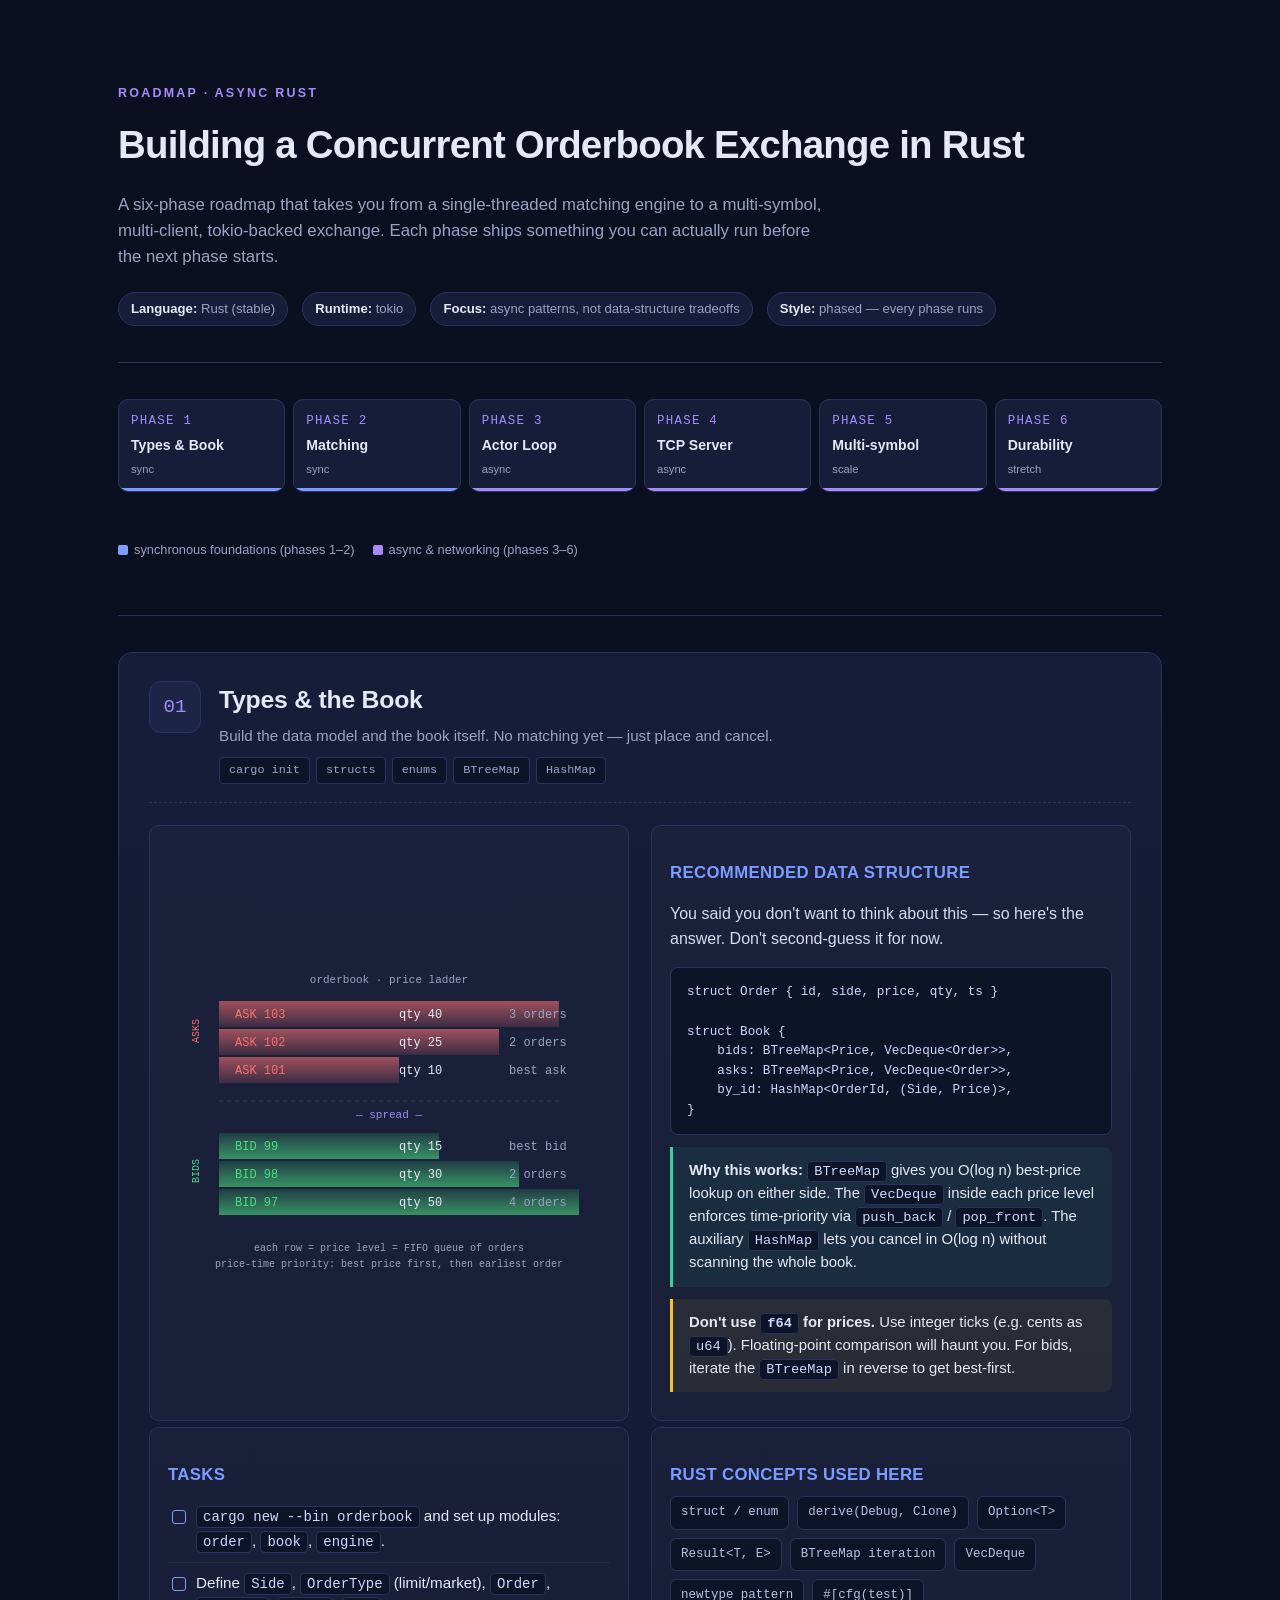
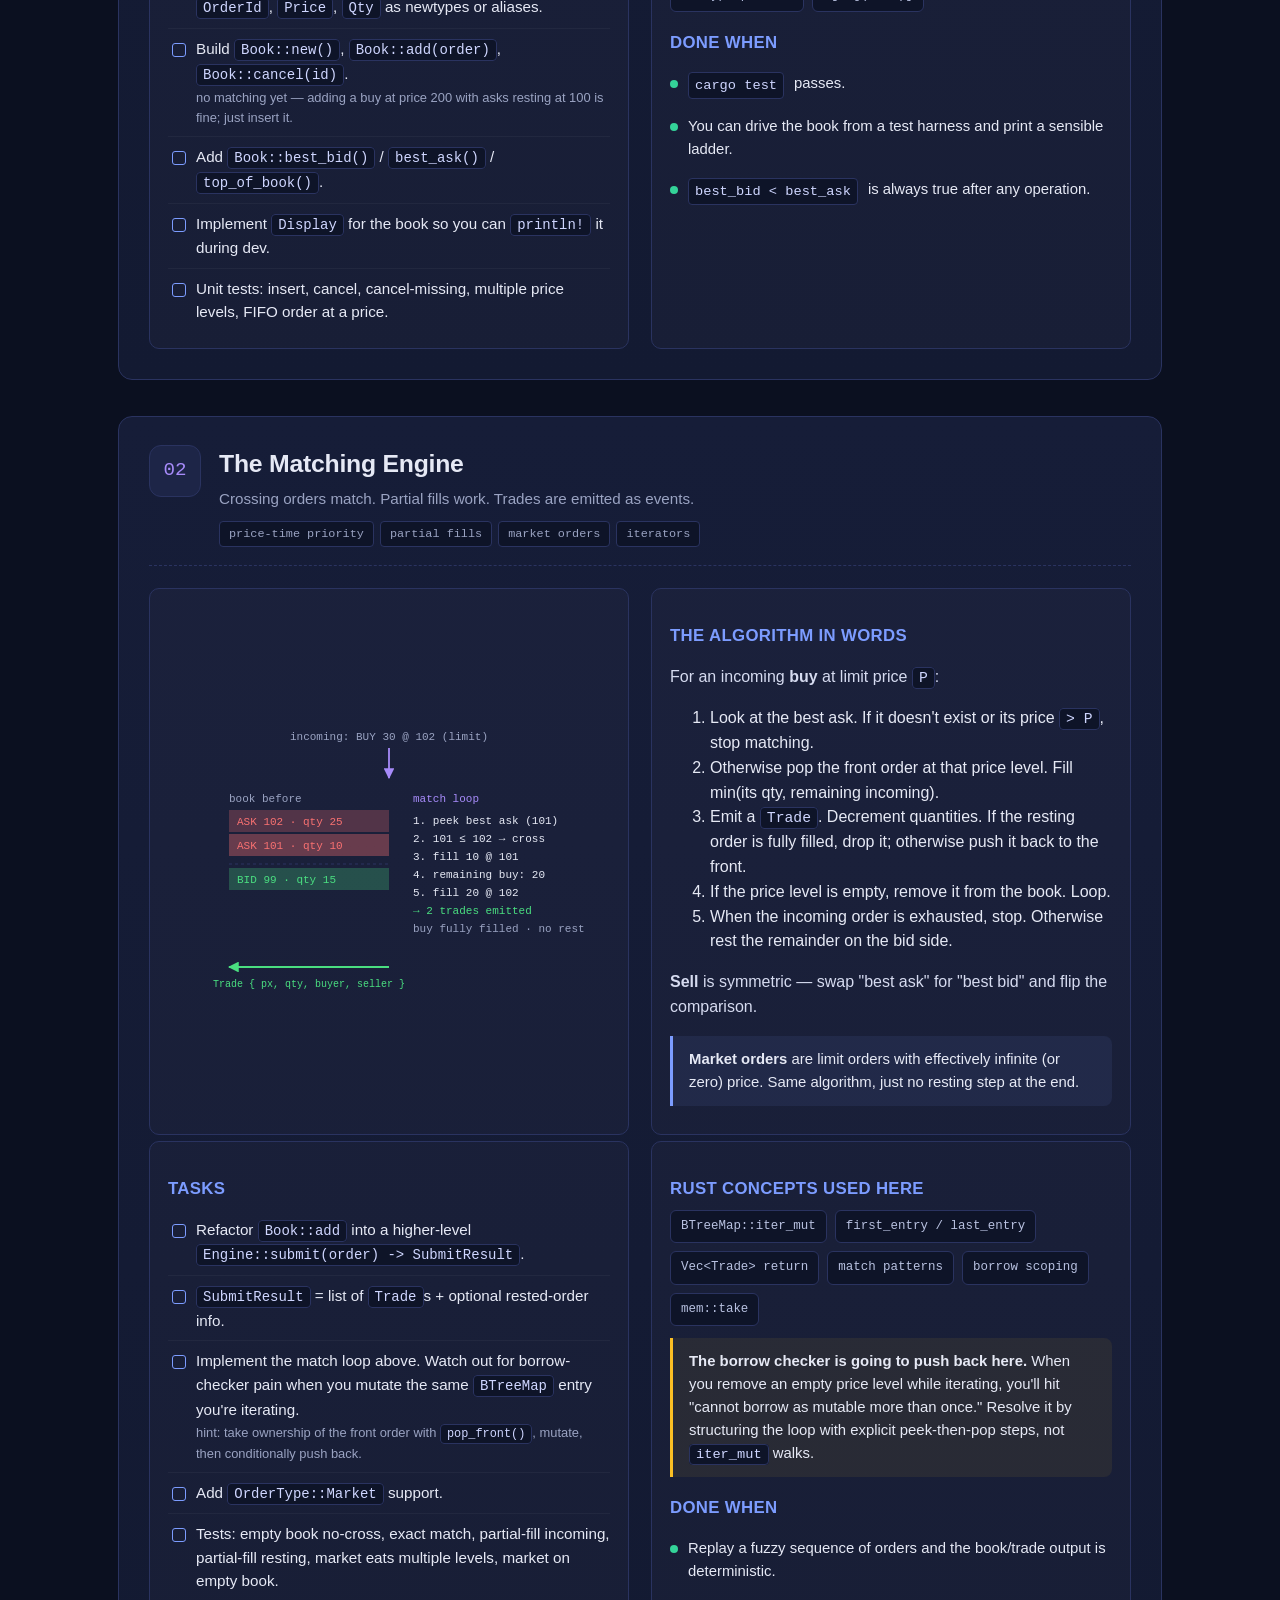
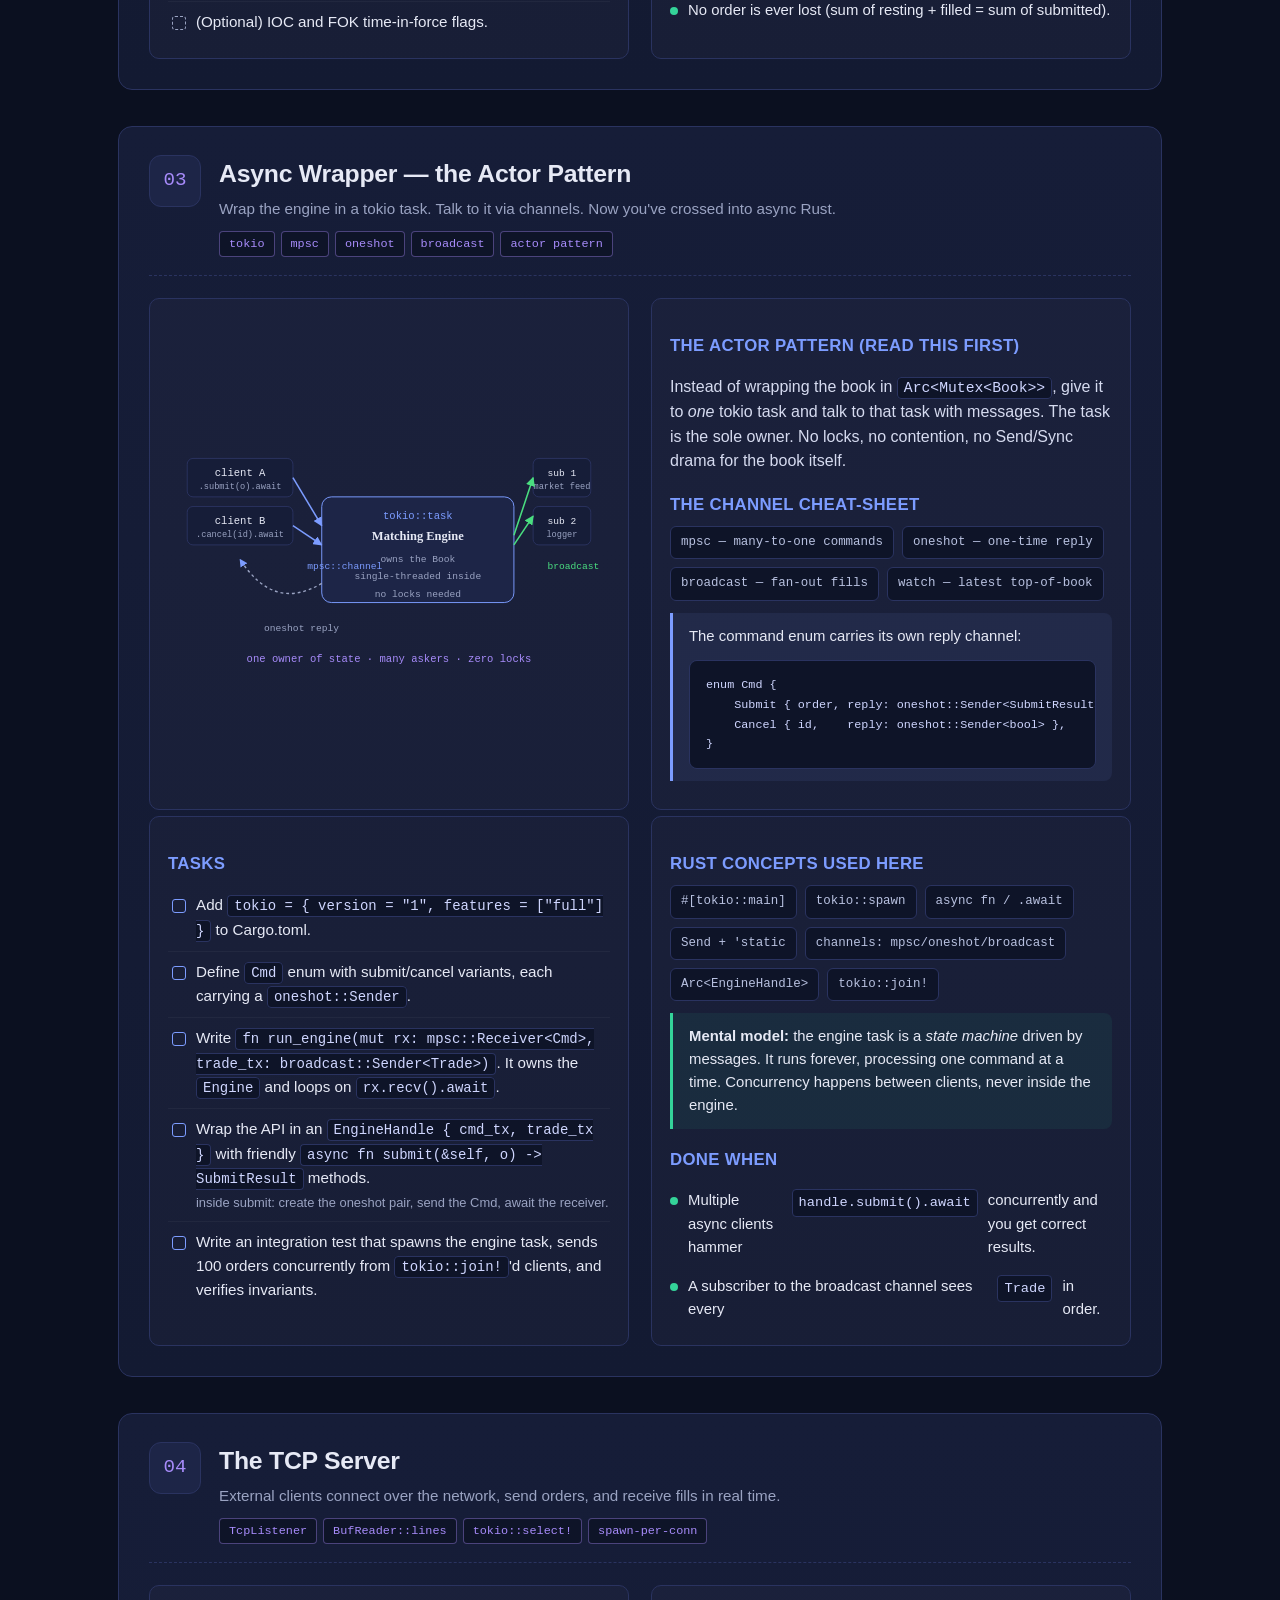
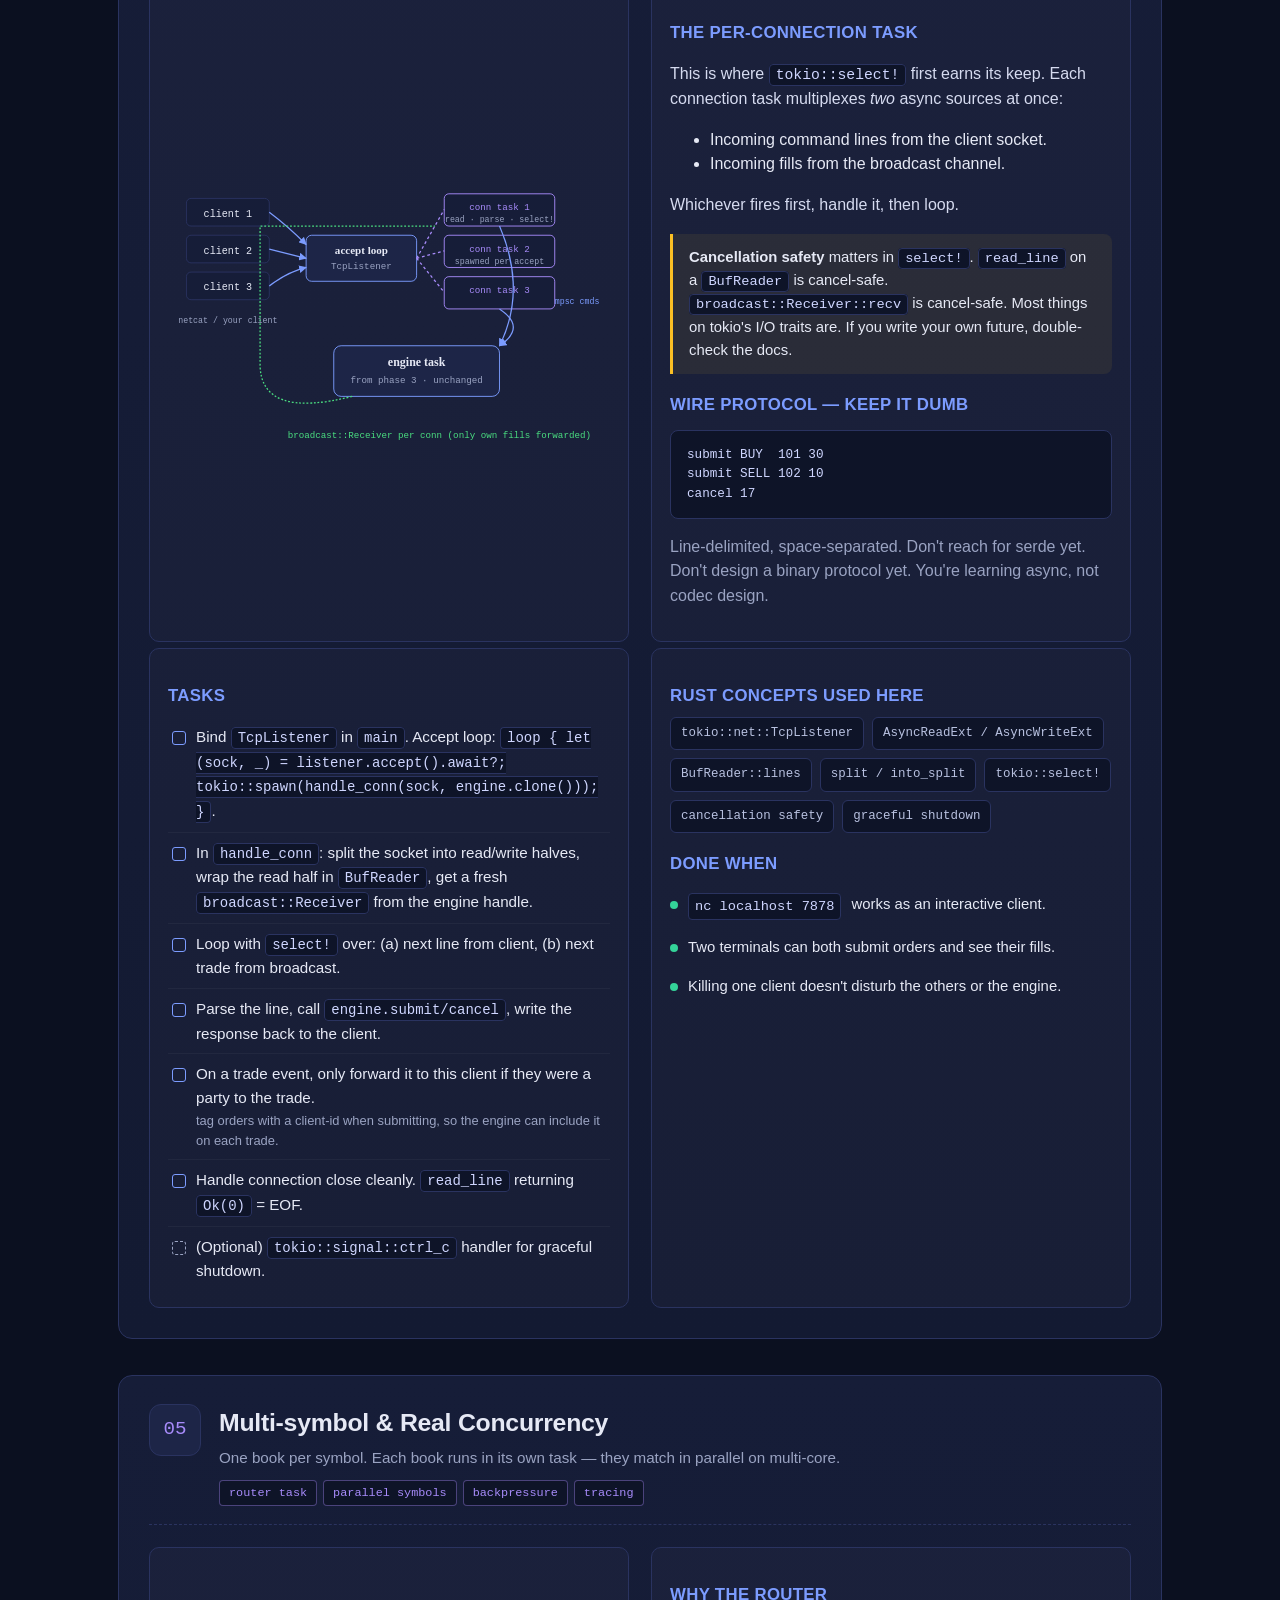
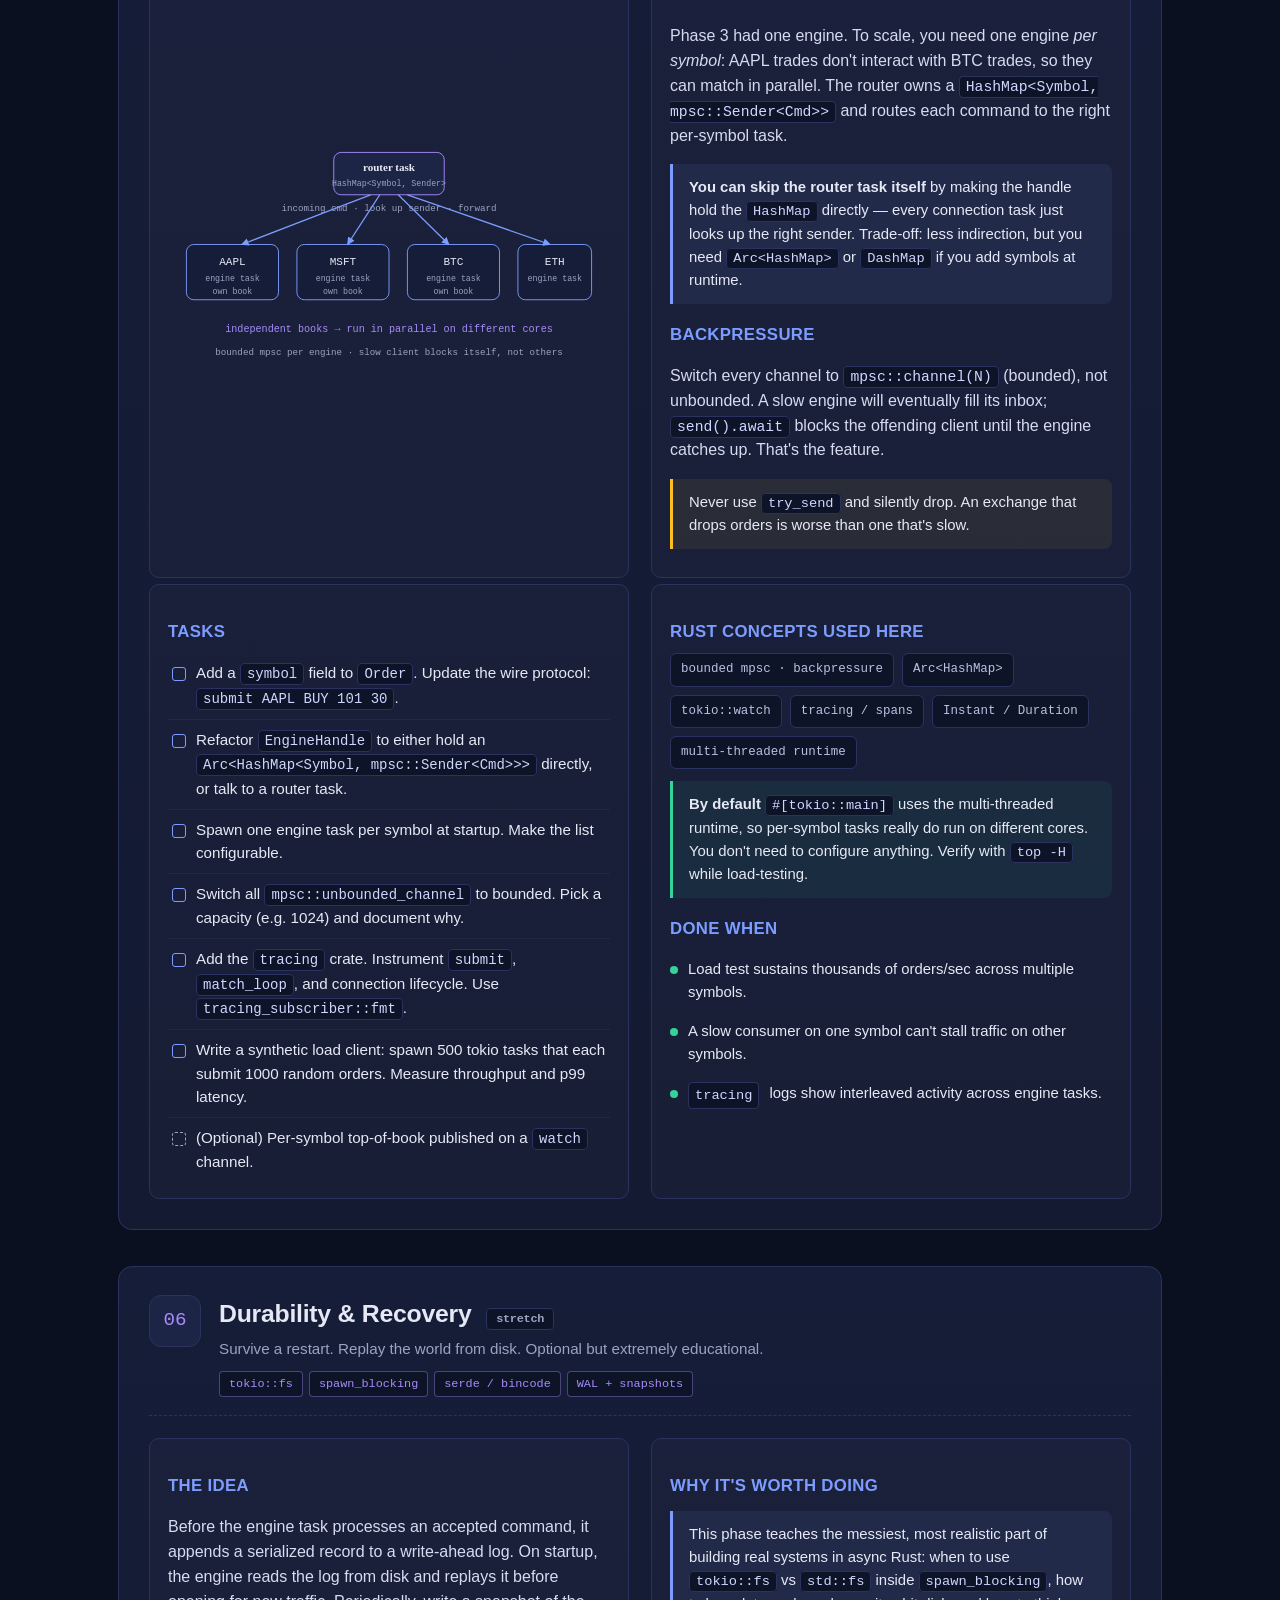
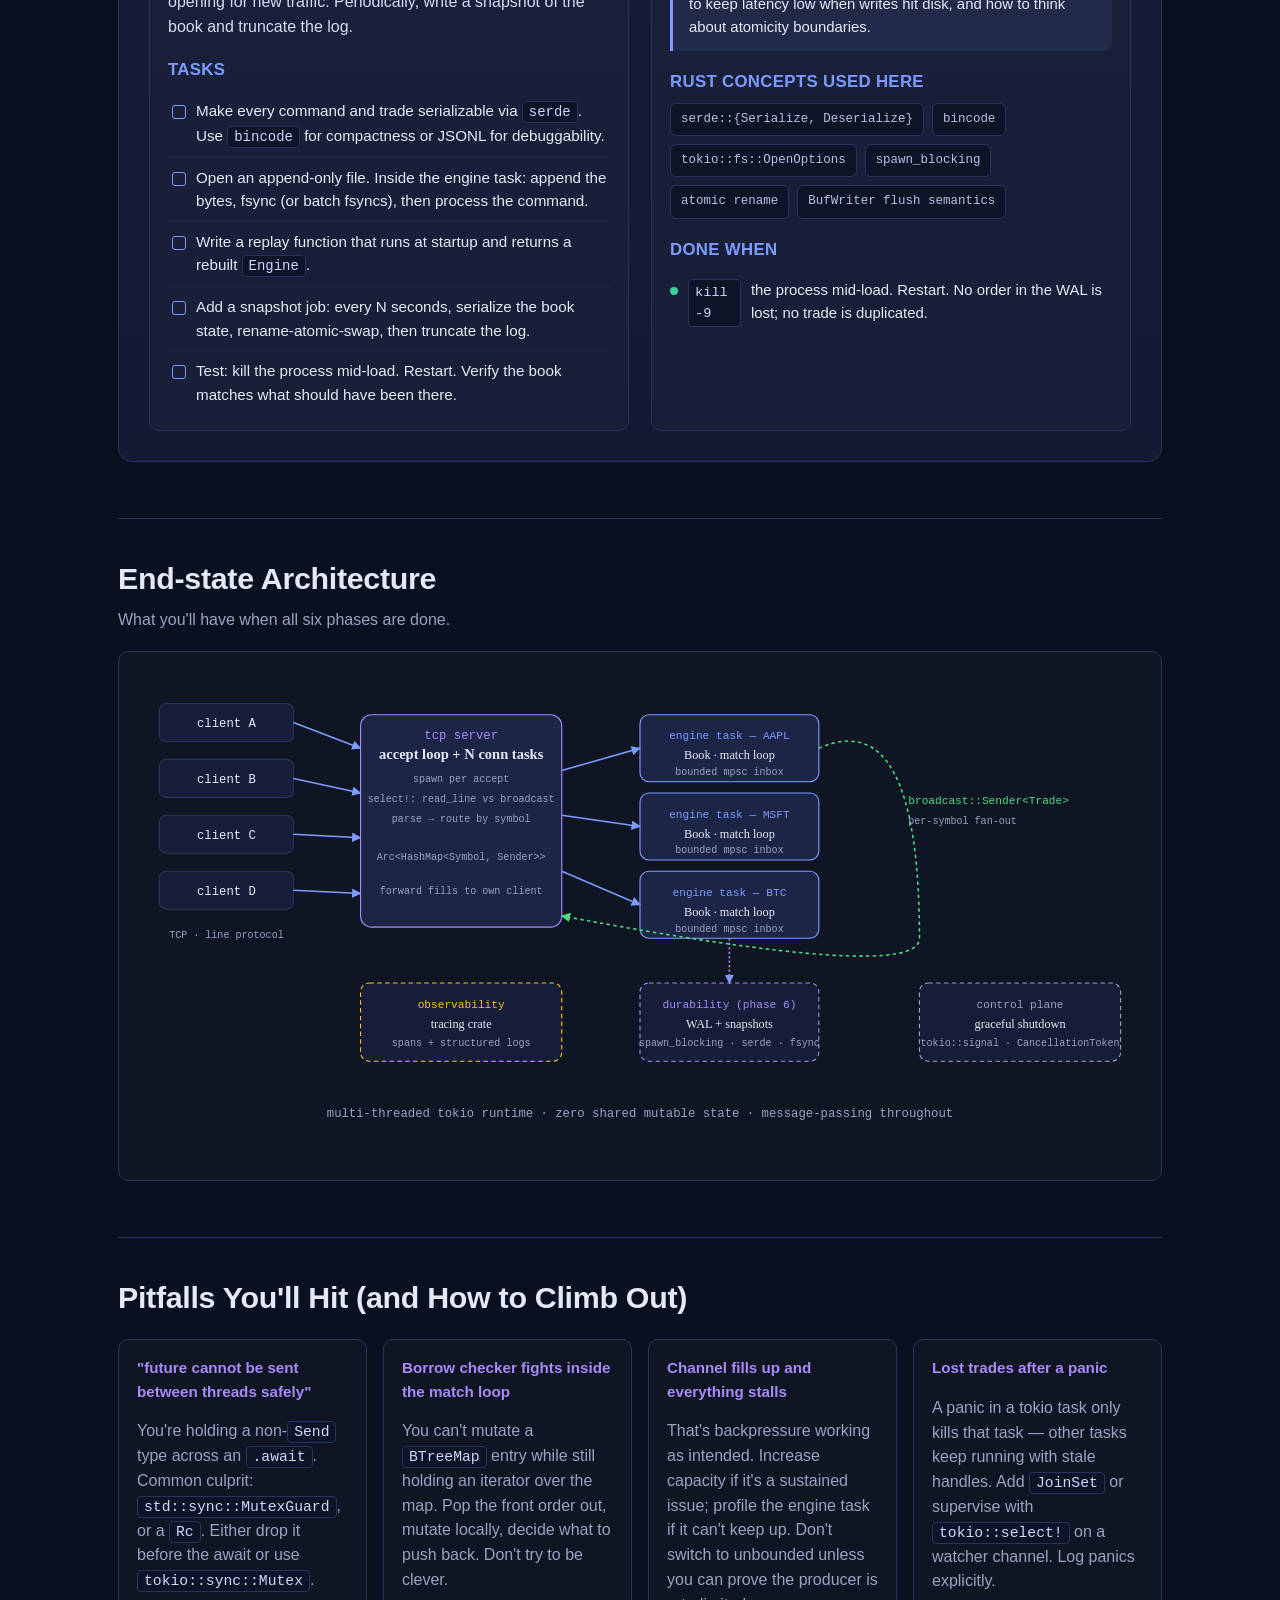
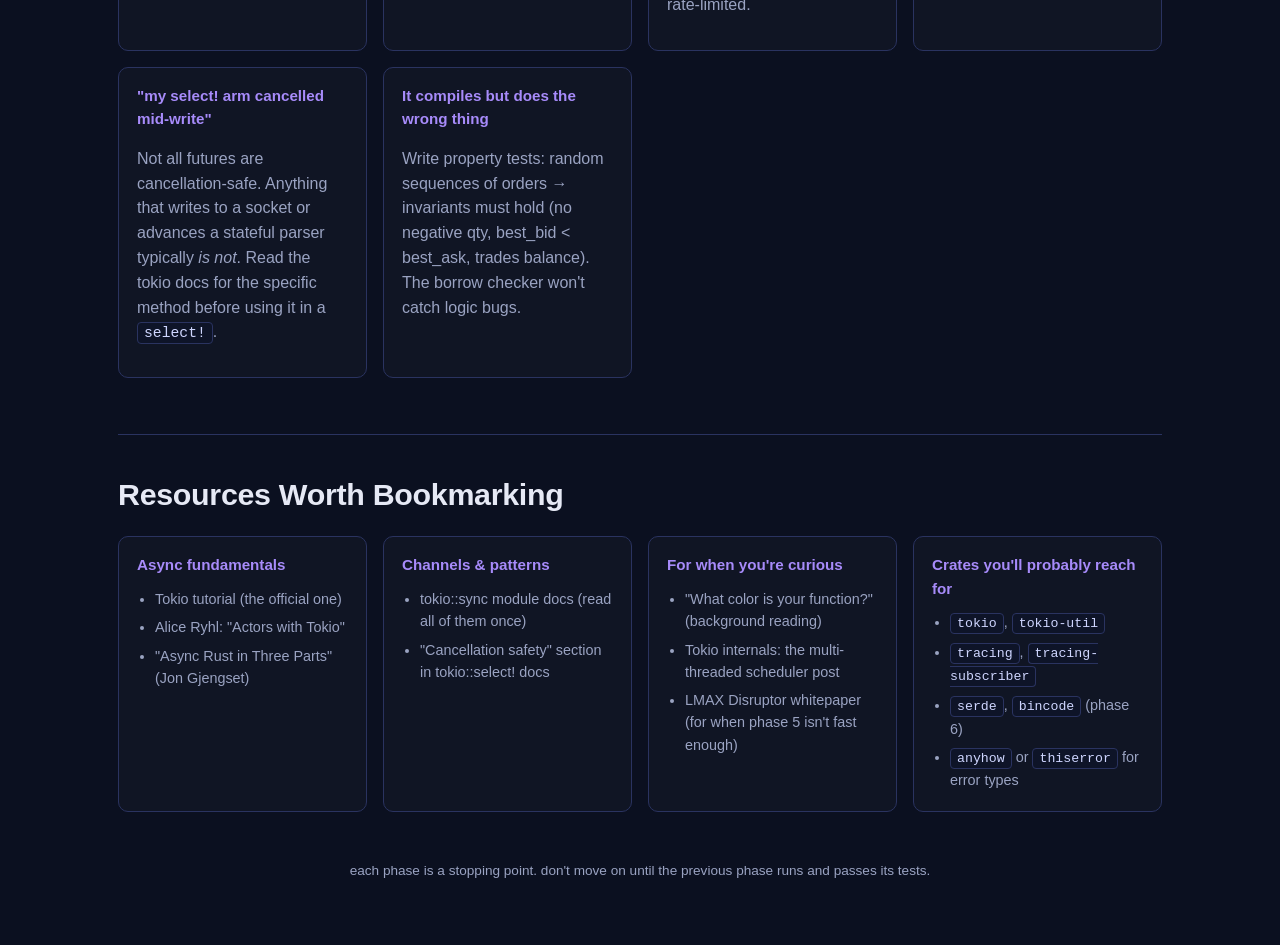
<file: rust/orderbook/plan.html>
<!doctype html>
<html lang="en">
<head>
<meta charset="utf-8" />
<meta name="viewport" content="width=device-width, initial-scale=1" />
<title>Async Rust Orderbook — Phased Roadmap</title>
<style>
  :root {
    --bg: #0b1020;
    --bg-2: #131a32;
    --card: #161d38;
    --card-2: #1d2547;
    --line: #2a3360;
    --text: #e6e9f5;
    --muted: #9aa3c2;
    --accent: #7c9cff;
    --accent-2: #a78bfa;
    --bid: #4ade80;
    --ask: #f87171;
    --warn: #fbbf24;
    --code-bg: #0e1428;
    --ok: #34d399;
  }
  * { box-sizing: border-box; }
  html, body { background: var(--bg); color: var(--text); }
  body {
    margin: 0;
    font-family: -apple-system, BlinkMacSystemFont, "Inter", "Segoe UI", Roboto, sans-serif;
    line-height: 1.55;
    -webkit-font-smoothing: antialiased;
  }
  .wrap { max-width: 1100px; margin: 0 auto; padding: 56px 28px 96px; }
  code, .mono { font-family: "JetBrains Mono", Menlo, Monaco, Consolas, monospace; font-size: 0.92em; }
  code { background: var(--code-bg); padding: 2px 6px; border-radius: 4px; color: #cfd6ff; border: 1px solid var(--line); }
  pre {
    background: var(--code-bg);
    border: 1px solid var(--line);
    border-radius: 8px;
    padding: 14px 16px;
    overflow-x: auto;
    font-size: 0.86em;
    color: #cfd6ff;
    margin: 12px 0 0;
  }
  h1 { font-size: 2.4rem; margin: 0 0 8px; letter-spacing: -0.02em; }
  h2 { font-size: 1.55rem; margin: 0; letter-spacing: -0.01em; }
  h3 { font-size: 1.05rem; margin: 18px 0 8px; color: var(--accent); letter-spacing: 0.02em; text-transform: uppercase; font-weight: 600; }
  p { color: #d6dbf0; }
  .muted { color: var(--muted); }
  a { color: var(--accent); }

  /* hero */
  .hero {
    padding: 28px 0 36px;
    border-bottom: 1px solid var(--line);
    margin-bottom: 36px;
  }
  .hero .eyebrow {
    color: var(--accent-2);
    text-transform: uppercase;
    letter-spacing: 0.18em;
    font-size: 0.78rem;
    font-weight: 600;
    margin-bottom: 12px;
  }
  .hero .sub { color: var(--muted); font-size: 1.05rem; max-width: 720px; }
  .hero .meta {
    display: flex; flex-wrap: wrap; gap: 14px; margin-top: 22px;
  }
  .pill {
    background: var(--card);
    border: 1px solid var(--line);
    padding: 6px 12px;
    border-radius: 999px;
    font-size: 0.82rem;
    color: var(--muted);
  }
  .pill strong { color: var(--text); font-weight: 600; }

  /* timeline */
  .timeline {
    display: grid;
    grid-template-columns: repeat(6, 1fr);
    gap: 8px;
    margin: 28px 0 48px;
  }
  .tl {
    background: var(--card);
    border: 1px solid var(--line);
    border-radius: 10px;
    padding: 12px;
    position: relative;
    overflow: hidden;
  }
  .tl .num {
    font-family: "JetBrains Mono", Menlo, monospace;
    font-size: 0.78rem;
    color: var(--accent-2);
    letter-spacing: 0.1em;
  }
  .tl .ttl { font-weight: 600; font-size: 0.88rem; margin-top: 4px; }
  .tl .tag { font-size: 0.7rem; color: var(--muted); margin-top: 4px; }
  .tl.sync::after, .tl.async::after {
    content: "";
    position: absolute; bottom: 0; left: 0; right: 0; height: 3px;
  }
  .tl.sync::after { background: var(--accent); }
  .tl.async::after { background: var(--accent-2); }

  /* phase card */
  .phase {
    background: linear-gradient(180deg, var(--card) 0%, var(--bg-2) 100%);
    border: 1px solid var(--line);
    border-radius: 14px;
    padding: 28px 30px 30px;
    margin: 0 0 36px;
  }
  .phase-head {
    display: flex; align-items: flex-start; gap: 18px; flex-wrap: wrap;
    border-bottom: 1px dashed var(--line);
    padding-bottom: 18px;
    margin-bottom: 22px;
  }
  .badge {
    display: inline-flex; align-items: center; justify-content: center;
    width: 52px; height: 52px;
    border-radius: 12px;
    background: var(--card-2);
    border: 1px solid var(--line);
    font-family: "JetBrains Mono", Menlo, monospace;
    font-size: 1.2rem;
    color: var(--accent-2);
    flex-shrink: 0;
  }
  .phase-head .title { flex: 1; min-width: 260px; }
  .phase-head .goal { color: var(--muted); margin-top: 4px; font-size: 0.95rem; }
  .chip-row { display: flex; flex-wrap: wrap; gap: 6px; margin-top: 10px; }
  .chip {
    font-family: "JetBrains Mono", Menlo, monospace;
    font-size: 0.74rem;
    padding: 3px 9px;
    border-radius: 4px;
    background: var(--code-bg);
    color: var(--muted);
    border: 1px solid var(--line);
  }
  .chip.async { color: var(--accent-2); border-color: rgba(167,139,250,0.4); }
  .chip.warn  { color: var(--warn); border-color: rgba(251,191,36,0.4); }
  .chip.ok    { color: var(--ok); border-color: rgba(52,211,153,0.4); }

  .grid-2 {
    display: grid;
    grid-template-columns: minmax(0, 1fr) minmax(0, 1fr);
    gap: 22px;
    margin-top: 6px;
  }
  @media (max-width: 820px) { .grid-2 { grid-template-columns: 1fr; } }

  .panel {
    background: rgba(255,255,255,0.02);
    border: 1px solid var(--line);
    border-radius: 10px;
    padding: 16px 18px;
  }
  .panel.diagram { display: flex; align-items: center; justify-content: center; padding: 18px; }
  .panel svg { max-width: 100%; height: auto; }

  ul.tasks { margin: 0; padding-left: 0; list-style: none; }
  ul.tasks li {
    padding: 8px 0 8px 28px;
    border-bottom: 1px solid rgba(255,255,255,0.04);
    position: relative;
    font-size: 0.95rem;
  }
  ul.tasks li:last-child { border-bottom: none; }
  ul.tasks li::before {
    content: "";
    position: absolute; left: 4px; top: 14px;
    width: 12px; height: 12px;
    border: 1.5px solid var(--accent);
    border-radius: 3px;
  }
  ul.tasks li.opt::before { border-style: dashed; border-color: var(--muted); }
  ul.tasks li .hint { color: var(--muted); font-size: 0.85em; display: block; margin-top: 2px; }

  .callout {
    background: rgba(124,156,255,0.08);
    border-left: 3px solid var(--accent);
    padding: 12px 16px;
    border-radius: 0 8px 8px 0;
    margin: 12px 0;
    font-size: 0.93rem;
  }
  .callout.warn { background: rgba(251,191,36,0.07); border-left-color: var(--warn); }
  .callout.tip { background: rgba(52,211,153,0.07); border-left-color: var(--ok); }
  .callout strong { color: var(--text); }

  .concepts {
    display: flex; flex-wrap: wrap; gap: 8px;
    margin-top: 6px;
  }
  .concept {
    background: var(--code-bg);
    border: 1px solid var(--line);
    padding: 6px 10px;
    border-radius: 6px;
    font-family: "JetBrains Mono", Menlo, monospace;
    font-size: 0.78rem;
    color: #b8c1e0;
  }

  .check {
    display: flex; align-items: flex-start; gap: 10px;
    padding: 8px 0;
    font-size: 0.93rem;
  }
  .check .dot {
    width: 8px; height: 8px; border-radius: 50%;
    background: var(--ok); margin-top: 8px; flex-shrink: 0;
  }

  .legend { display: flex; gap: 18px; font-size: 0.8rem; color: var(--muted); margin-top: 10px; flex-wrap: wrap; }
  .legend span::before {
    content: ""; display: inline-block; width: 10px; height: 10px; border-radius: 2px;
    margin-right: 6px; vertical-align: middle;
  }
  .legend .sb::before { background: var(--accent); }
  .legend .sa::before { background: var(--accent-2); }

  hr.sep { border: none; border-top: 1px solid var(--line); margin: 56px 0 36px; }

  .footer-grid {
    display: grid; grid-template-columns: repeat(auto-fit, minmax(220px, 1fr));
    gap: 16px; margin-top: 18px;
  }
  .footer-grid .panel h4 { margin: 0 0 8px; font-size: 0.95rem; color: var(--accent-2); }
  .footer-grid .panel ul { margin: 0; padding-left: 18px; color: var(--muted); font-size: 0.9rem; }
  .footer-grid .panel li { padding: 3px 0; }
</style>
</head>
<body>
<div class="wrap">

  <!-- HERO -->
  <header class="hero">
    <div class="eyebrow">Roadmap · Async Rust</div>
    <h1>Building a Concurrent Orderbook Exchange in Rust</h1>
    <p class="sub">
      A six-phase roadmap that takes you from a single-threaded matching engine to a
      multi-symbol, multi-client, tokio-backed exchange. Each phase ships something
      you can actually run before the next phase starts.
    </p>
    <div class="meta">
      <div class="pill"><strong>Language:</strong> Rust (stable)</div>
      <div class="pill"><strong>Runtime:</strong> tokio</div>
      <div class="pill"><strong>Focus:</strong> async patterns, not data-structure tradeoffs</div>
      <div class="pill"><strong>Style:</strong> phased — every phase runs</div>
    </div>
  </header>

  <!-- TIMELINE -->
  <div class="timeline">
    <div class="tl sync">
      <div class="num">PHASE 1</div>
      <div class="ttl">Types &amp; Book</div>
      <div class="tag">sync</div>
    </div>
    <div class="tl sync">
      <div class="num">PHASE 2</div>
      <div class="ttl">Matching</div>
      <div class="tag">sync</div>
    </div>
    <div class="tl async">
      <div class="num">PHASE 3</div>
      <div class="ttl">Actor Loop</div>
      <div class="tag">async</div>
    </div>
    <div class="tl async">
      <div class="num">PHASE 4</div>
      <div class="ttl">TCP Server</div>
      <div class="tag">async</div>
    </div>
    <div class="tl async">
      <div class="num">PHASE 5</div>
      <div class="ttl">Multi-symbol</div>
      <div class="tag">scale</div>
    </div>
    <div class="tl async">
      <div class="num">PHASE 6</div>
      <div class="ttl">Durability</div>
      <div class="tag">stretch</div>
    </div>
  </div>

  <div class="legend">
    <span class="sb">synchronous foundations (phases 1–2)</span>
    <span class="sa">async &amp; networking (phases 3–6)</span>
  </div>

  <hr class="sep" />

  <!-- =================== PHASE 1 =================== -->
  <section class="phase">
    <div class="phase-head">
      <div class="badge">01</div>
      <div class="title">
        <h2>Types &amp; the Book</h2>
        <div class="goal">Build the data model and the book itself. No matching yet — just place and cancel.</div>
        <div class="chip-row">
          <span class="chip">cargo init</span>
          <span class="chip">structs</span>
          <span class="chip">enums</span>
          <span class="chip">BTreeMap</span>
          <span class="chip">HashMap</span>
        </div>
      </div>
    </div>

    <div class="grid-2">
      <div class="panel diagram">
        <!-- orderbook visualization -->
        <svg viewBox="0 0 420 320" width="420">
          <defs>
            <linearGradient id="askGrad" x1="0" x2="0" y1="0" y2="1">
              <stop offset="0" stop-color="#f87171" stop-opacity="0.6"/>
              <stop offset="1" stop-color="#f87171" stop-opacity="0.15"/>
            </linearGradient>
            <linearGradient id="bidGrad" x1="0" x2="0" y1="1" y2="0">
              <stop offset="0" stop-color="#4ade80" stop-opacity="0.6"/>
              <stop offset="1" stop-color="#4ade80" stop-opacity="0.15"/>
            </linearGradient>
          </defs>
          <!-- title -->
          <text x="210" y="20" text-anchor="middle" fill="#9aa3c2" font-family="JetBrains Mono, monospace" font-size="11">orderbook · price ladder</text>

          <!-- asks -->
          <g font-family="JetBrains Mono, monospace" font-size="12">
            <rect x="40" y="38" width="340" height="26" fill="url(#askGrad)"/>
            <text x="56" y="55" fill="#f87171">ASK 103</text>
            <text x="220" y="55" fill="#e6e9f5">qty 40</text>
            <text x="330" y="55" fill="#9aa3c2">3 orders</text>

            <rect x="40" y="66" width="280" height="26" fill="url(#askGrad)"/>
            <text x="56" y="83" fill="#f87171">ASK 102</text>
            <text x="220" y="83" fill="#e6e9f5">qty 25</text>
            <text x="330" y="83" fill="#9aa3c2">2 orders</text>

            <rect x="40" y="94" width="180" height="26" fill="url(#askGrad)"/>
            <text x="56" y="111" fill="#f87171">ASK 101</text>
            <text x="220" y="111" fill="#e6e9f5">qty 10</text>
            <text x="330" y="111" fill="#9aa3c2">best ask</text>
          </g>

          <!-- spread -->
          <line x1="40" y1="138" x2="380" y2="138" stroke="#2a3360" stroke-dasharray="4 4"/>
          <text x="210" y="155" text-anchor="middle" fill="#a78bfa" font-family="JetBrains Mono, monospace" font-size="11">— spread —</text>

          <!-- bids -->
          <g font-family="JetBrains Mono, monospace" font-size="12">
            <rect x="40" y="170" width="220" height="26" fill="url(#bidGrad)"/>
            <text x="56" y="187" fill="#4ade80">BID  99</text>
            <text x="220" y="187" fill="#e6e9f5">qty 15</text>
            <text x="330" y="187" fill="#9aa3c2">best bid</text>

            <rect x="40" y="198" width="300" height="26" fill="url(#bidGrad)"/>
            <text x="56" y="215" fill="#4ade80">BID  98</text>
            <text x="220" y="215" fill="#e6e9f5">qty 30</text>
            <text x="330" y="215" fill="#9aa3c2">2 orders</text>

            <rect x="40" y="226" width="360" height="26" fill="url(#bidGrad)"/>
            <text x="56" y="243" fill="#4ade80">BID  97</text>
            <text x="220" y="243" fill="#e6e9f5">qty 50</text>
            <text x="330" y="243" fill="#9aa3c2">4 orders</text>
          </g>

          <!-- side labels -->
          <text x="20" y="80" fill="#f87171" font-family="JetBrains Mono, monospace" font-size="10" transform="rotate(-90 20 80)">ASKS</text>
          <text x="20" y="220" fill="#4ade80" font-family="JetBrains Mono, monospace" font-size="10" transform="rotate(-90 20 220)">BIDS</text>

          <!-- internal structure note -->
          <text x="210" y="288" text-anchor="middle" fill="#9aa3c2" font-family="JetBrains Mono, monospace" font-size="10">each row = price level = FIFO queue of orders</text>
          <text x="210" y="304" text-anchor="middle" fill="#9aa3c2" font-family="JetBrains Mono, monospace" font-size="10">price-time priority: best price first, then earliest order</text>
        </svg>
      </div>

      <div class="panel">
        <h3>Recommended Data Structure</h3>
        <p>You said you don't want to think about this — so here's the answer. Don't second-guess it for now.</p>
<pre><span class="mono">struct Order { id, side, price, qty, ts }

struct Book {
    bids: BTreeMap&lt;Price, VecDeque&lt;Order&gt;&gt;,
    asks: BTreeMap&lt;Price, VecDeque&lt;Order&gt;&gt;,
    by_id: HashMap&lt;OrderId, (Side, Price)&gt;,
}</span></pre>
        <div class="callout tip">
          <strong>Why this works:</strong> <code>BTreeMap</code> gives you O(log n) best-price lookup
          on either side. The <code>VecDeque</code> inside each price level enforces
          time-priority via <code>push_back</code> / <code>pop_front</code>. The auxiliary
          <code>HashMap</code> lets you cancel in O(log n) without scanning the whole book.
        </div>
        <div class="callout warn">
          <strong>Don't use <code>f64</code> for prices.</strong> Use integer ticks (e.g.
          cents as <code>u64</code>). Floating-point comparison will haunt you.
          For bids, iterate the <code>BTreeMap</code> in reverse to get best-first.
        </div>
      </div>
    </div>

    <div class="grid-2">
      <div class="panel">
        <h3>Tasks</h3>
        <ul class="tasks">
          <li><code>cargo new --bin orderbook</code> and set up modules: <code>order</code>, <code>book</code>, <code>engine</code>.</li>
          <li>Define <code>Side</code>, <code>OrderType</code> (limit/market), <code>Order</code>, <code>OrderId</code>, <code>Price</code>, <code>Qty</code> as newtypes or aliases.</li>
          <li>Build <code>Book::new()</code>, <code>Book::add(order)</code>, <code>Book::cancel(id)</code>.
            <span class="hint">no matching yet — adding a buy at price 200 with asks resting at 100 is fine; just insert it.</span>
          </li>
          <li>Add <code>Book::best_bid()</code> / <code>best_ask()</code> / <code>top_of_book()</code>.</li>
          <li>Implement <code>Display</code> for the book so you can <code>println!</code> it during dev.</li>
          <li>Unit tests: insert, cancel, cancel-missing, multiple price levels, FIFO order at a price.</li>
        </ul>
      </div>
      <div class="panel">
        <h3>Rust Concepts Used Here</h3>
        <div class="concepts">
          <span class="concept">struct / enum</span>
          <span class="concept">derive(Debug, Clone)</span>
          <span class="concept">Option&lt;T&gt;</span>
          <span class="concept">Result&lt;T, E&gt;</span>
          <span class="concept">BTreeMap iteration</span>
          <span class="concept">VecDeque</span>
          <span class="concept">newtype pattern</span>
          <span class="concept">#[cfg(test)]</span>
        </div>
        <h3>Done when</h3>
        <div class="check"><span class="dot"></span> <code>cargo test</code> passes.</div>
        <div class="check"><span class="dot"></span> You can drive the book from a test harness and print a sensible ladder.</div>
        <div class="check"><span class="dot"></span> <code>best_bid &lt; best_ask</code> is always true after any operation.</div>
      </div>
    </div>
  </section>

  <!-- =================== PHASE 2 =================== -->
  <section class="phase">
    <div class="phase-head">
      <div class="badge">02</div>
      <div class="title">
        <h2>The Matching Engine</h2>
        <div class="goal">Crossing orders match. Partial fills work. Trades are emitted as events.</div>
        <div class="chip-row">
          <span class="chip">price-time priority</span>
          <span class="chip">partial fills</span>
          <span class="chip">market orders</span>
          <span class="chip">iterators</span>
        </div>
      </div>
    </div>

    <div class="grid-2">
      <div class="panel diagram">
        <!-- matching diagram -->
        <svg viewBox="0 0 440 280" width="440">
          <text x="220" y="18" text-anchor="middle" fill="#9aa3c2" font-family="JetBrains Mono, monospace" font-size="11">incoming: BUY 30 @ 102 (limit)</text>

          <!-- arrow incoming -->
          <path d="M 220 26 L 220 56" stroke="#a78bfa" stroke-width="1.8" fill="none" marker-end="url(#arr)"/>
          <defs>
            <marker id="arr" viewBox="0 0 10 10" refX="9" refY="5" markerWidth="6" markerHeight="6" orient="auto">
              <path d="M 0 0 L 10 5 L 0 10 z" fill="#a78bfa"/>
            </marker>
            <marker id="arr2" viewBox="0 0 10 10" refX="9" refY="5" markerWidth="6" markerHeight="6" orient="auto">
              <path d="M 0 0 L 10 5 L 0 10 z" fill="#4ade80"/>
            </marker>
          </defs>

          <!-- book before -->
          <g font-family="JetBrains Mono, monospace" font-size="11">
            <text x="60" y="80" fill="#9aa3c2">book before</text>
            <rect x="60" y="88" width="160" height="22" fill="rgba(248,113,113,0.25)"/>
            <text x="68" y="103" fill="#f87171">ASK 102 · qty 25</text>
            <rect x="60" y="112" width="160" height="22" fill="rgba(248,113,113,0.35)"/>
            <text x="68" y="127" fill="#f87171">ASK 101 · qty 10</text>
            <line x1="60" y1="142" x2="220" y2="142" stroke="#2a3360" stroke-dasharray="3 3"/>
            <rect x="60" y="146" width="160" height="22" fill="rgba(74,222,128,0.25)"/>
            <text x="68" y="161" fill="#4ade80">BID  99 · qty 15</text>
          </g>

          <!-- algorithm steps -->
          <g font-family="JetBrains Mono, monospace" font-size="11">
            <text x="244" y="80" fill="#a78bfa">match loop</text>
            <text x="244" y="102" fill="#e6e9f5">1. peek best ask (101)</text>
            <text x="244" y="120" fill="#e6e9f5">2. 101 ≤ 102 → cross</text>
            <text x="244" y="138" fill="#e6e9f5">3. fill 10 @ 101</text>
            <text x="244" y="156" fill="#e6e9f5">4. remaining buy: 20</text>
            <text x="244" y="174" fill="#e6e9f5">5. fill 20 @ 102</text>
            <text x="244" y="192" fill="#4ade80">→ 2 trades emitted</text>
            <text x="244" y="210" fill="#9aa3c2">buy fully filled · no rest</text>
          </g>

          <!-- trades out -->
          <path d="M 220 245 L 60 245" stroke="#4ade80" stroke-width="1.8" fill="none" marker-end="url(#arr2)"/>
          <text x="140" y="265" text-anchor="middle" fill="#4ade80" font-family="JetBrains Mono, monospace" font-size="10">Trade { px, qty, buyer, seller }</text>
        </svg>
      </div>

      <div class="panel">
        <h3>The Algorithm in Words</h3>
        <p>For an incoming <strong>buy</strong> at limit price <code>P</code>:</p>
        <ol>
          <li>Look at the best ask. If it doesn't exist or its price <code>&gt; P</code>, stop matching.</li>
          <li>Otherwise pop the front order at that price level. Fill min(its qty, remaining incoming).</li>
          <li>Emit a <code>Trade</code>. Decrement quantities. If the resting order is fully filled, drop it; otherwise push it back to the front.</li>
          <li>If the price level is empty, remove it from the book. Loop.</li>
          <li>When the incoming order is exhausted, stop. Otherwise rest the remainder on the bid side.</li>
        </ol>
        <p><strong>Sell</strong> is symmetric — swap "best ask" for "best bid" and flip the comparison.</p>
        <div class="callout">
          <strong>Market orders</strong> are limit orders with effectively infinite (or zero) price.
          Same algorithm, just no resting step at the end.
        </div>
      </div>
    </div>

    <div class="grid-2">
      <div class="panel">
        <h3>Tasks</h3>
        <ul class="tasks">
          <li>Refactor <code>Book::add</code> into a higher-level <code>Engine::submit(order) -&gt; SubmitResult</code>.</li>
          <li><code>SubmitResult</code> = list of <code>Trade</code>s + optional rested-order info.</li>
          <li>Implement the match loop above. Watch out for borrow-checker pain when you mutate the same <code>BTreeMap</code> entry you're iterating.
            <span class="hint">hint: take ownership of the front order with <code>pop_front()</code>, mutate, then conditionally push back.</span>
          </li>
          <li>Add <code>OrderType::Market</code> support.</li>
          <li>Tests: empty book no-cross, exact match, partial-fill incoming, partial-fill resting, market eats multiple levels, market on empty book.</li>
          <li class="opt">(Optional) IOC and FOK time-in-force flags.</li>
        </ul>
      </div>
      <div class="panel">
        <h3>Rust Concepts Used Here</h3>
        <div class="concepts">
          <span class="concept">BTreeMap::iter_mut</span>
          <span class="concept">first_entry / last_entry</span>
          <span class="concept">Vec&lt;Trade&gt; return</span>
          <span class="concept">match patterns</span>
          <span class="concept">borrow scoping</span>
          <span class="concept">mem::take</span>
        </div>
        <div class="callout warn">
          <strong>The borrow checker is going to push back here.</strong> When you remove
          an empty price level while iterating, you'll hit "cannot borrow as mutable
          more than once." Resolve it by structuring the loop with explicit
          peek-then-pop steps, not <code>iter_mut</code> walks.
        </div>
        <h3>Done when</h3>
        <div class="check"><span class="dot"></span> Replay a fuzzy sequence of orders and the book/trade output is deterministic.</div>
        <div class="check"><span class="dot"></span> No order is ever lost (sum of resting + filled = sum of submitted).</div>
      </div>
    </div>
  </section>

  <!-- =================== PHASE 3 =================== -->
  <section class="phase">
    <div class="phase-head">
      <div class="badge">03</div>
      <div class="title">
        <h2>Async Wrapper — the Actor Pattern</h2>
        <div class="goal">Wrap the engine in a tokio task. Talk to it via channels. Now you've crossed into async Rust.</div>
        <div class="chip-row">
          <span class="chip async">tokio</span>
          <span class="chip async">mpsc</span>
          <span class="chip async">oneshot</span>
          <span class="chip async">broadcast</span>
          <span class="chip async">actor pattern</span>
        </div>
      </div>
    </div>

    <div class="grid-2">
      <div class="panel diagram">
        <svg viewBox="0 0 460 280" width="460">
          <defs>
            <marker id="ar3" viewBox="0 0 10 10" refX="9" refY="5" markerWidth="6" markerHeight="6" orient="auto">
              <path d="M 0 0 L 10 5 L 0 10 z" fill="#7c9cff"/>
            </marker>
            <marker id="ar4" viewBox="0 0 10 10" refX="9" refY="5" markerWidth="6" markerHeight="6" orient="auto">
              <path d="M 0 0 L 10 5 L 0 10 z" fill="#4ade80"/>
            </marker>
          </defs>

          <!-- engine task -->
          <rect x="160" y="80" width="200" height="110" rx="10" fill="#1d2547" stroke="#7c9cff"/>
          <text x="260" y="103" text-anchor="middle" fill="#7c9cff" font-family="JetBrains Mono, monospace" font-size="11">tokio::task</text>
          <text x="260" y="125" text-anchor="middle" fill="#e6e9f5" font-family="-apple-system" font-size="13" font-weight="600">Matching Engine</text>
          <text x="260" y="148" text-anchor="middle" fill="#9aa3c2" font-family="JetBrains Mono, monospace" font-size="10">owns the Book</text>
          <text x="260" y="166" text-anchor="middle" fill="#9aa3c2" font-family="JetBrains Mono, monospace" font-size="10">single-threaded inside</text>
          <text x="260" y="184" text-anchor="middle" fill="#9aa3c2" font-family="JetBrains Mono, monospace" font-size="10">no locks needed</text>

          <!-- mpsc in -->
          <rect x="20" y="40" width="110" height="40" rx="6" fill="#161d38" stroke="#2a3360"/>
          <text x="75" y="58" text-anchor="middle" fill="#e6e9f5" font-family="JetBrains Mono, monospace" font-size="11">client A</text>
          <text x="75" y="72" text-anchor="middle" fill="#9aa3c2" font-family="JetBrains Mono, monospace" font-size="9">.submit(o).await</text>

          <rect x="20" y="90" width="110" height="40" rx="6" fill="#161d38" stroke="#2a3360"/>
          <text x="75" y="108" text-anchor="middle" fill="#e6e9f5" font-family="JetBrains Mono, monospace" font-size="11">client B</text>
          <text x="75" y="122" text-anchor="middle" fill="#9aa3c2" font-family="JetBrains Mono, monospace" font-size="9">.cancel(id).await</text>

          <path d="M 130 60 L 160 110" stroke="#7c9cff" stroke-width="1.6" fill="none" marker-end="url(#ar3)"/>
          <path d="M 130 110 L 160 130" stroke="#7c9cff" stroke-width="1.6" fill="none" marker-end="url(#ar3)"/>
          <text x="145" y="155" fill="#7c9cff" font-family="JetBrains Mono, monospace" font-size="10">mpsc::channel</text>

          <!-- broadcast out -->
          <rect x="380" y="40" width="60" height="40" rx="6" fill="#161d38" stroke="#2a3360"/>
          <text x="410" y="58" text-anchor="middle" fill="#e6e9f5" font-family="JetBrains Mono, monospace" font-size="10">sub 1</text>
          <text x="410" y="72" text-anchor="middle" fill="#9aa3c2" font-family="JetBrains Mono, monospace" font-size="9">market feed</text>

          <rect x="380" y="90" width="60" height="40" rx="6" fill="#161d38" stroke="#2a3360"/>
          <text x="410" y="108" text-anchor="middle" fill="#e6e9f5" font-family="JetBrains Mono, monospace" font-size="10">sub 2</text>
          <text x="410" y="122" text-anchor="middle" fill="#9aa3c2" font-family="JetBrains Mono, monospace" font-size="9">logger</text>

          <path d="M 360 130 L 380 100" stroke="#4ade80" stroke-width="1.6" fill="none" marker-end="url(#ar4)"/>
          <path d="M 360 120 L 380 60" stroke="#4ade80" stroke-width="1.6" fill="none" marker-end="url(#ar4)"/>
          <text x="395" y="155" fill="#4ade80" font-family="JetBrains Mono, monospace" font-size="10">broadcast</text>

          <!-- oneshot return -->
          <path d="M 160 170 Q 110 200 75 145" stroke="#9aa3c2" stroke-dasharray="3 3" fill="none" stroke-width="1.4" marker-end="url(#ar3)"/>
          <text x="100" y="220" fill="#9aa3c2" font-family="JetBrains Mono, monospace" font-size="10">oneshot reply</text>

          <text x="230" y="252" text-anchor="middle" fill="#a78bfa" font-family="JetBrains Mono, monospace" font-size="11">one owner of state · many askers · zero locks</text>
        </svg>
      </div>

      <div class="panel">
        <h3>The Actor Pattern (read this first)</h3>
        <p>
          Instead of wrapping the book in <code>Arc&lt;Mutex&lt;Book&gt;&gt;</code>,
          give it to <em>one</em> tokio task and talk to that task with messages.
          The task is the sole owner. No locks, no contention, no Send/Sync drama
          for the book itself.
        </p>
        <h3>The Channel Cheat-sheet</h3>
        <div class="concepts">
          <span class="concept">mpsc — many-to-one commands</span>
          <span class="concept">oneshot — one-time reply</span>
          <span class="concept">broadcast — fan-out fills</span>
          <span class="concept">watch — latest top-of-book</span>
        </div>
        <div class="callout">
          The command enum carries its own reply channel:
<pre><span class="mono">enum Cmd {
    Submit { order, reply: oneshot::Sender&lt;SubmitResult&gt; },
    Cancel { id,    reply: oneshot::Sender&lt;bool&gt; },
}</span></pre>
        </div>
      </div>
    </div>

    <div class="grid-2">
      <div class="panel">
        <h3>Tasks</h3>
        <ul class="tasks">
          <li>Add <code>tokio = { version = "1", features = ["full"] }</code> to Cargo.toml.</li>
          <li>Define <code>Cmd</code> enum with submit/cancel variants, each carrying a <code>oneshot::Sender</code>.</li>
          <li>Write <code>fn run_engine(mut rx: mpsc::Receiver&lt;Cmd&gt;, trade_tx: broadcast::Sender&lt;Trade&gt;)</code>. It owns the <code>Engine</code> and loops on <code>rx.recv().await</code>.</li>
          <li>Wrap the API in an <code>EngineHandle { cmd_tx, trade_tx }</code> with friendly <code>async fn submit(&amp;self, o) -&gt; SubmitResult</code> methods.
            <span class="hint">inside submit: create the oneshot pair, send the Cmd, await the receiver.</span>
          </li>
          <li>Write an integration test that spawns the engine task, sends 100 orders concurrently from <code>tokio::join!</code>'d clients, and verifies invariants.</li>
        </ul>
      </div>
      <div class="panel">
        <h3>Rust Concepts Used Here</h3>
        <div class="concepts">
          <span class="concept">#[tokio::main]</span>
          <span class="concept">tokio::spawn</span>
          <span class="concept">async fn / .await</span>
          <span class="concept">Send + 'static</span>
          <span class="concept">channels: mpsc/oneshot/broadcast</span>
          <span class="concept">Arc&lt;EngineHandle&gt;</span>
          <span class="concept">tokio::join!</span>
        </div>
        <div class="callout tip">
          <strong>Mental model:</strong> the engine task is a <em>state machine</em> driven by messages. It runs forever, processing one command at a time. Concurrency happens between clients, never inside the engine.
        </div>
        <h3>Done when</h3>
        <div class="check"><span class="dot"></span> Multiple async clients hammer <code>handle.submit().await</code> concurrently and you get correct results.</div>
        <div class="check"><span class="dot"></span> A subscriber to the broadcast channel sees every <code>Trade</code> in order.</div>
      </div>
    </div>
  </section>

  <!-- =================== PHASE 4 =================== -->
  <section class="phase">
    <div class="phase-head">
      <div class="badge">04</div>
      <div class="title">
        <h2>The TCP Server</h2>
        <div class="goal">External clients connect over the network, send orders, and receive fills in real time.</div>
        <div class="chip-row">
          <span class="chip async">TcpListener</span>
          <span class="chip async">BufReader::lines</span>
          <span class="chip async">tokio::select!</span>
          <span class="chip async">spawn-per-conn</span>
        </div>
      </div>
    </div>

    <div class="grid-2">
      <div class="panel diagram">
        <svg viewBox="0 0 480 290" width="480">
          <defs>
            <marker id="ar5" viewBox="0 0 10 10" refX="9" refY="5" markerWidth="6" markerHeight="6" orient="auto">
              <path d="M 0 0 L 10 5 L 0 10 z" fill="#7c9cff"/>
            </marker>
          </defs>

          <!-- clients -->
          <rect x="20" y="20" width="90" height="30" rx="5" fill="#161d38" stroke="#2a3360"/>
          <text x="65" y="40" text-anchor="middle" fill="#e6e9f5" font-family="JetBrains Mono, monospace" font-size="11">client 1</text>
          <rect x="20" y="60" width="90" height="30" rx="5" fill="#161d38" stroke="#2a3360"/>
          <text x="65" y="80" text-anchor="middle" fill="#e6e9f5" font-family="JetBrains Mono, monospace" font-size="11">client 2</text>
          <rect x="20" y="100" width="90" height="30" rx="5" fill="#161d38" stroke="#2a3360"/>
          <text x="65" y="120" text-anchor="middle" fill="#e6e9f5" font-family="JetBrains Mono, monospace" font-size="11">client 3</text>
          <text x="65" y="155" text-anchor="middle" fill="#9aa3c2" font-family="JetBrains Mono, monospace" font-size="9">netcat / your client</text>

          <!-- listener -->
          <rect x="150" y="60" width="120" height="50" rx="6" fill="#1d2547" stroke="#7c9cff"/>
          <text x="210" y="80" text-anchor="middle" fill="#e6e9f5" font-family="-apple-system" font-size="12" font-weight="600">accept loop</text>
          <text x="210" y="97" text-anchor="middle" fill="#9aa3c2" font-family="JetBrains Mono, monospace" font-size="10">TcpListener</text>

          <path d="M 110 35 Q 130 50 150 70" stroke="#7c9cff" fill="none" stroke-width="1.4" marker-end="url(#ar5)"/>
          <path d="M 110 75 L 150 85" stroke="#7c9cff" fill="none" stroke-width="1.4" marker-end="url(#ar5)"/>
          <path d="M 110 115 Q 130 100 150 95" stroke="#7c9cff" fill="none" stroke-width="1.4" marker-end="url(#ar5)"/>

          <!-- per conn tasks -->
          <rect x="300" y="15" width="120" height="35" rx="5" fill="#161d38" stroke="#a78bfa"/>
          <text x="360" y="33" text-anchor="middle" fill="#a78bfa" font-family="JetBrains Mono, monospace" font-size="10">conn task 1</text>
          <text x="360" y="46" text-anchor="middle" fill="#9aa3c2" font-family="JetBrains Mono, monospace" font-size="9">read · parse · select!</text>

          <rect x="300" y="60" width="120" height="35" rx="5" fill="#161d38" stroke="#a78bfa"/>
          <text x="360" y="78" text-anchor="middle" fill="#a78bfa" font-family="JetBrains Mono, monospace" font-size="10">conn task 2</text>
          <text x="360" y="91" text-anchor="middle" fill="#9aa3c2" font-family="JetBrains Mono, monospace" font-size="9">spawned per accept</text>

          <rect x="300" y="105" width="120" height="35" rx="5" fill="#161d38" stroke="#a78bfa"/>
          <text x="360" y="123" text-anchor="middle" fill="#a78bfa" font-family="JetBrains Mono, monospace" font-size="10">conn task 3</text>

          <path d="M 270 85 L 300 32" stroke="#a78bfa" fill="none" stroke-width="1.4" stroke-dasharray="3 3"/>
          <path d="M 270 85 L 300 77" stroke="#a78bfa" fill="none" stroke-width="1.4" stroke-dasharray="3 3"/>
          <path d="M 270 85 L 300 122" stroke="#a78bfa" fill="none" stroke-width="1.4" stroke-dasharray="3 3"/>

          <!-- engine -->
          <rect x="180" y="180" width="180" height="55" rx="8" fill="#1d2547" stroke="#7c9cff"/>
          <text x="270" y="202" text-anchor="middle" fill="#e6e9f5" font-family="-apple-system" font-size="13" font-weight="600">engine task</text>
          <text x="270" y="220" text-anchor="middle" fill="#9aa3c2" font-family="JetBrains Mono, monospace" font-size="10">from phase 3 · unchanged</text>

          <!-- arrows down to engine -->
          <path d="M 360 50 Q 390 120 360 180" stroke="#7c9cff" fill="none" stroke-width="1.4" marker-end="url(#ar5)"/>
          <path d="M 360 140 Q 390 160 360 180" stroke="#7c9cff" fill="none" stroke-width="1.4" marker-end="url(#ar5)"/>
          <text x="420" y="135" fill="#7c9cff" font-family="JetBrains Mono, monospace" font-size="9">mpsc cmds</text>

          <!-- broadcast back -->
          <path d="M 200 235 Q 100 260 100 200 L 100 50 L 290 50" stroke="#4ade80" fill="none" stroke-width="1.4" stroke-dasharray="2 2"/>
          <text x="130" y="280" fill="#4ade80" font-family="JetBrains Mono, monospace" font-size="10">broadcast::Receiver per conn (only own fills forwarded)</text>
        </svg>
      </div>

      <div class="panel">
        <h3>The Per-Connection Task</h3>
        <p>This is where <code>tokio::select!</code> first earns its keep. Each connection task multiplexes <em>two</em> async sources at once:</p>
        <ul>
          <li>Incoming command lines from the client socket.</li>
          <li>Incoming fills from the broadcast channel.</li>
        </ul>
        <p>Whichever fires first, handle it, then loop.</p>
        <div class="callout warn">
          <strong>Cancellation safety</strong> matters in <code>select!</code>. <code>read_line</code> on a <code>BufReader</code> is cancel-safe. <code>broadcast::Receiver::recv</code> is cancel-safe. Most things on tokio's I/O traits are. If you write your own future, double-check the docs.
        </div>
        <h3>Wire protocol — keep it dumb</h3>
<pre><span class="mono">submit BUY  101 30
submit SELL 102 10
cancel 17</span></pre>
        <p class="muted">Line-delimited, space-separated. Don't reach for serde yet. Don't design a binary protocol yet. You're learning async, not codec design.</p>
      </div>
    </div>

    <div class="grid-2">
      <div class="panel">
        <h3>Tasks</h3>
        <ul class="tasks">
          <li>Bind <code>TcpListener</code> in <code>main</code>. Accept loop: <code>loop { let (sock, _) = listener.accept().await?; tokio::spawn(handle_conn(sock, engine.clone())); }</code>.</li>
          <li>In <code>handle_conn</code>: split the socket into read/write halves, wrap the read half in <code>BufReader</code>, get a fresh <code>broadcast::Receiver</code> from the engine handle.</li>
          <li>Loop with <code>select!</code> over: (a) next line from client, (b) next trade from broadcast.</li>
          <li>Parse the line, call <code>engine.submit/cancel</code>, write the response back to the client.</li>
          <li>On a trade event, only forward it to this client if they were a party to the trade.
            <span class="hint">tag orders with a client-id when submitting, so the engine can include it on each trade.</span>
          </li>
          <li>Handle connection close cleanly. <code>read_line</code> returning <code>Ok(0)</code> = EOF.</li>
          <li class="opt">(Optional) <code>tokio::signal::ctrl_c</code> handler for graceful shutdown.</li>
        </ul>
      </div>
      <div class="panel">
        <h3>Rust Concepts Used Here</h3>
        <div class="concepts">
          <span class="concept">tokio::net::TcpListener</span>
          <span class="concept">AsyncReadExt / AsyncWriteExt</span>
          <span class="concept">BufReader::lines</span>
          <span class="concept">split / into_split</span>
          <span class="concept">tokio::select!</span>
          <span class="concept">cancellation safety</span>
          <span class="concept">graceful shutdown</span>
        </div>
        <h3>Done when</h3>
        <div class="check"><span class="dot"></span> <code>nc localhost 7878</code> works as an interactive client.</div>
        <div class="check"><span class="dot"></span> Two terminals can both submit orders and see their fills.</div>
        <div class="check"><span class="dot"></span> Killing one client doesn't disturb the others or the engine.</div>
      </div>
    </div>
  </section>

  <!-- =================== PHASE 5 =================== -->
  <section class="phase">
    <div class="phase-head">
      <div class="badge">05</div>
      <div class="title">
        <h2>Multi-symbol &amp; Real Concurrency</h2>
        <div class="goal">One book per symbol. Each book runs in its own task — they match in parallel on multi-core.</div>
        <div class="chip-row">
          <span class="chip async">router task</span>
          <span class="chip async">parallel symbols</span>
          <span class="chip async">backpressure</span>
          <span class="chip async">tracing</span>
        </div>
      </div>
    </div>

    <div class="grid-2">
      <div class="panel diagram">
        <svg viewBox="0 0 480 280" width="480">
          <defs>
            <marker id="ar6" viewBox="0 0 10 10" refX="9" refY="5" markerWidth="6" markerHeight="6" orient="auto">
              <path d="M 0 0 L 10 5 L 0 10 z" fill="#7c9cff"/>
            </marker>
          </defs>

          <rect x="180" y="20" width="120" height="46" rx="8" fill="#1d2547" stroke="#a78bfa"/>
          <text x="240" y="40" text-anchor="middle" fill="#e6e9f5" font-family="-apple-system" font-size="12" font-weight="600">router task</text>
          <text x="240" y="56" text-anchor="middle" fill="#9aa3c2" font-family="JetBrains Mono, monospace" font-size="9">HashMap&lt;Symbol, Sender&gt;</text>

          <text x="240" y="84" text-anchor="middle" fill="#9aa3c2" font-family="JetBrains Mono, monospace" font-size="10">incoming cmd · look up sender · forward</text>

          <!-- per symbol engines -->
          <g font-family="JetBrains Mono, monospace" font-size="11">
            <rect x="20" y="120" width="100" height="60" rx="8" fill="#161d38" stroke="#7c9cff"/>
            <text x="70" y="142" text-anchor="middle" fill="#e6e9f5" font-size="12">AAPL</text>
            <text x="70" y="160" text-anchor="middle" fill="#9aa3c2" font-size="9">engine task</text>
            <text x="70" y="174" text-anchor="middle" fill="#9aa3c2" font-size="9">own book</text>

            <rect x="140" y="120" width="100" height="60" rx="8" fill="#161d38" stroke="#7c9cff"/>
            <text x="190" y="142" text-anchor="middle" fill="#e6e9f5" font-size="12">MSFT</text>
            <text x="190" y="160" text-anchor="middle" fill="#9aa3c2" font-size="9">engine task</text>
            <text x="190" y="174" text-anchor="middle" fill="#9aa3c2" font-size="9">own book</text>

            <rect x="260" y="120" width="100" height="60" rx="8" fill="#161d38" stroke="#7c9cff"/>
            <text x="310" y="142" text-anchor="middle" fill="#e6e9f5" font-size="12">BTC</text>
            <text x="310" y="160" text-anchor="middle" fill="#9aa3c2" font-size="9">engine task</text>
            <text x="310" y="174" text-anchor="middle" fill="#9aa3c2" font-size="9">own book</text>

            <rect x="380" y="120" width="80" height="60" rx="8" fill="#161d38" stroke="#7c9cff"/>
            <text x="420" y="142" text-anchor="middle" fill="#e6e9f5" font-size="12">ETH</text>
            <text x="420" y="160" text-anchor="middle" fill="#9aa3c2" font-size="9">engine task</text>
          </g>

          <path d="M 220 66 L 80 120" stroke="#7c9cff" fill="none" stroke-width="1.4" marker-end="url(#ar6)"/>
          <path d="M 230 66 L 195 120" stroke="#7c9cff" fill="none" stroke-width="1.4" marker-end="url(#ar6)"/>
          <path d="M 250 66 L 305 120" stroke="#7c9cff" fill="none" stroke-width="1.4" marker-end="url(#ar6)"/>
          <path d="M 260 66 L 415 120" stroke="#7c9cff" fill="none" stroke-width="1.4" marker-end="url(#ar6)"/>

          <text x="240" y="215" text-anchor="middle" fill="#a78bfa" font-family="JetBrains Mono, monospace" font-size="11">independent books → run in parallel on different cores</text>
          <text x="240" y="240" text-anchor="middle" fill="#9aa3c2" font-family="JetBrains Mono, monospace" font-size="10">bounded mpsc per engine · slow client blocks itself, not others</text>
        </svg>
      </div>

      <div class="panel">
        <h3>Why the Router</h3>
        <p>
          Phase 3 had one engine. To scale, you need one engine <em>per symbol</em>:
          AAPL trades don't interact with BTC trades, so they can match in parallel.
          The router owns a <code>HashMap&lt;Symbol, mpsc::Sender&lt;Cmd&gt;&gt;</code>
          and routes each command to the right per-symbol task.
        </p>
        <div class="callout">
          <strong>You can skip the router task itself</strong> by making the handle
          hold the <code>HashMap</code> directly — every connection task just looks
          up the right sender. Trade-off: less indirection, but you need
          <code>Arc&lt;HashMap&gt;</code> or <code>DashMap</code> if you add symbols
          at runtime.
        </div>
        <h3>Backpressure</h3>
        <p>
          Switch every channel to <code>mpsc::channel(N)</code> (bounded), not unbounded.
          A slow engine will eventually fill its inbox; <code>send().await</code> blocks
          the offending client until the engine catches up. That's the feature.
        </p>
        <div class="callout warn">
          Never use <code>try_send</code> and silently drop. An exchange that drops
          orders is worse than one that's slow.
        </div>
      </div>
    </div>

    <div class="grid-2">
      <div class="panel">
        <h3>Tasks</h3>
        <ul class="tasks">
          <li>Add a <code>symbol</code> field to <code>Order</code>. Update the wire protocol: <code>submit AAPL BUY 101 30</code>.</li>
          <li>Refactor <code>EngineHandle</code> to either hold an <code>Arc&lt;HashMap&lt;Symbol, mpsc::Sender&lt;Cmd&gt;&gt;&gt;</code> directly, or talk to a router task.</li>
          <li>Spawn one engine task per symbol at startup. Make the list configurable.</li>
          <li>Switch all <code>mpsc::unbounded_channel</code> to bounded. Pick a capacity (e.g. 1024) and document why.</li>
          <li>Add the <code>tracing</code> crate. Instrument <code>submit</code>, <code>match_loop</code>, and connection lifecycle. Use <code>tracing_subscriber::fmt</code>.</li>
          <li>Write a synthetic load client: spawn 500 tokio tasks that each submit 1000 random orders. Measure throughput and p99 latency.</li>
          <li class="opt">(Optional) Per-symbol top-of-book published on a <code>watch</code> channel.</li>
        </ul>
      </div>
      <div class="panel">
        <h3>Rust Concepts Used Here</h3>
        <div class="concepts">
          <span class="concept">bounded mpsc · backpressure</span>
          <span class="concept">Arc&lt;HashMap&gt;</span>
          <span class="concept">tokio::watch</span>
          <span class="concept">tracing / spans</span>
          <span class="concept">Instant / Duration</span>
          <span class="concept">multi-threaded runtime</span>
        </div>
        <div class="callout tip">
          <strong>By default</strong> <code>#[tokio::main]</code> uses the multi-threaded
          runtime, so per-symbol tasks really do run on different cores. You don't
          need to configure anything. Verify with <code>top -H</code> while load-testing.
        </div>
        <h3>Done when</h3>
        <div class="check"><span class="dot"></span> Load test sustains thousands of orders/sec across multiple symbols.</div>
        <div class="check"><span class="dot"></span> A slow consumer on one symbol can't stall traffic on other symbols.</div>
        <div class="check"><span class="dot"></span> <code>tracing</code> logs show interleaved activity across engine tasks.</div>
      </div>
    </div>
  </section>

  <!-- =================== PHASE 6 =================== -->
  <section class="phase">
    <div class="phase-head">
      <div class="badge">06</div>
      <div class="title">
        <h2>Durability &amp; Recovery <span class="chip" style="margin-left:8px">stretch</span></h2>
        <div class="goal">Survive a restart. Replay the world from disk. Optional but extremely educational.</div>
        <div class="chip-row">
          <span class="chip async">tokio::fs</span>
          <span class="chip async">spawn_blocking</span>
          <span class="chip async">serde / bincode</span>
          <span class="chip async">WAL + snapshots</span>
        </div>
      </div>
    </div>

    <div class="grid-2">
      <div class="panel">
        <h3>The Idea</h3>
        <p>
          Before the engine task processes an accepted command, it appends a serialized record to a
          write-ahead log. On startup, the engine reads the log from disk and replays it
          before opening for new traffic. Periodically, write a snapshot of the book and truncate the log.
        </p>
        <h3>Tasks</h3>
        <ul class="tasks">
          <li>Make every command and trade serializable via <code>serde</code>. Use <code>bincode</code> for compactness or JSONL for debuggability.</li>
          <li>Open an append-only file. Inside the engine task: append the bytes, fsync (or batch fsyncs), then process the command.</li>
          <li>Write a replay function that runs at startup and returns a rebuilt <code>Engine</code>.</li>
          <li>Add a snapshot job: every N seconds, serialize the book state, rename-atomic-swap, then truncate the log.</li>
          <li>Test: kill the process mid-load. Restart. Verify the book matches what should have been there.</li>
        </ul>
      </div>
      <div class="panel">
        <h3>Why It's Worth Doing</h3>
        <div class="callout">
          This phase teaches the messiest, most realistic part of building real systems
          in async Rust: when to use <code>tokio::fs</code> vs <code>std::fs</code> inside
          <code>spawn_blocking</code>, how to keep latency low when writes hit disk,
          and how to think about atomicity boundaries.
        </div>
        <h3>Rust Concepts Used Here</h3>
        <div class="concepts">
          <span class="concept">serde::{Serialize, Deserialize}</span>
          <span class="concept">bincode</span>
          <span class="concept">tokio::fs::OpenOptions</span>
          <span class="concept">spawn_blocking</span>
          <span class="concept">atomic rename</span>
          <span class="concept">BufWriter flush semantics</span>
        </div>
        <h3>Done when</h3>
        <div class="check"><span class="dot"></span> <code>kill -9</code> the process mid-load. Restart. No order in the WAL is lost; no trade is duplicated.</div>
      </div>
    </div>
  </section>

  <!-- =================== FINAL ARCH =================== -->
  <hr class="sep" />
  <h2 style="font-size: 1.9rem; margin-bottom: 6px;">End-state Architecture</h2>
  <p class="muted" style="margin-top: 0;">What you'll have when all six phases are done.</p>

  <div class="panel diagram" style="margin-top: 18px;">
    <svg viewBox="0 0 900 440" width="100%">
      <defs>
        <marker id="arF" viewBox="0 0 10 10" refX="9" refY="5" markerWidth="6" markerHeight="6" orient="auto">
          <path d="M 0 0 L 10 5 L 0 10 z" fill="#7c9cff"/>
        </marker>
        <marker id="arG" viewBox="0 0 10 10" refX="9" refY="5" markerWidth="6" markerHeight="6" orient="auto">
          <path d="M 0 0 L 10 5 L 0 10 z" fill="#4ade80"/>
        </marker>
      </defs>

      <!-- clients -->
      <g font-family="JetBrains Mono, monospace" font-size="11">
        <rect x="20" y="30"  width="120" height="34" rx="6" fill="#161d38" stroke="#2a3360"/>
        <text x="80" y="51" text-anchor="middle" fill="#e6e9f5">client A</text>
        <rect x="20" y="80"  width="120" height="34" rx="6" fill="#161d38" stroke="#2a3360"/>
        <text x="80" y="101" text-anchor="middle" fill="#e6e9f5">client B</text>
        <rect x="20" y="130" width="120" height="34" rx="6" fill="#161d38" stroke="#2a3360"/>
        <text x="80" y="151" text-anchor="middle" fill="#e6e9f5">client C</text>
        <rect x="20" y="180" width="120" height="34" rx="6" fill="#161d38" stroke="#2a3360"/>
        <text x="80" y="201" text-anchor="middle" fill="#e6e9f5">client D</text>
        <text x="80" y="240" text-anchor="middle" fill="#9aa3c2" font-size="9">TCP · line protocol</text>
      </g>

      <!-- accept + conn tasks -->
      <rect x="200" y="40" width="180" height="190" rx="10" fill="#1d2547" stroke="#a78bfa"/>
      <text x="290" y="62" text-anchor="middle" fill="#a78bfa" font-family="JetBrains Mono, monospace" font-size="11">tcp server</text>
      <text x="290" y="80" text-anchor="middle" fill="#e6e9f5" font-family="-apple-system" font-size="13" font-weight="600">accept loop + N conn tasks</text>
      <text x="290" y="100" text-anchor="middle" fill="#9aa3c2" font-family="JetBrains Mono, monospace" font-size="9">spawn per accept</text>
      <text x="290" y="118" text-anchor="middle" fill="#9aa3c2" font-family="JetBrains Mono, monospace" font-size="9">select!: read_line vs broadcast</text>
      <text x="290" y="136" text-anchor="middle" fill="#9aa3c2" font-family="JetBrains Mono, monospace" font-size="9">parse → route by symbol</text>
      <text x="290" y="170" text-anchor="middle" fill="#9aa3c2" font-family="JetBrains Mono, monospace" font-size="9">Arc&lt;HashMap&lt;Symbol, Sender&gt;&gt;</text>
      <text x="290" y="200" text-anchor="middle" fill="#9aa3c2" font-family="JetBrains Mono, monospace" font-size="9">forward fills to own client</text>

      <!-- arrows clients -> conns -->
      <path d="M 140 47  L 200 70"  stroke="#7c9cff" stroke-width="1.4" fill="none" marker-end="url(#arF)"/>
      <path d="M 140 97  L 200 110" stroke="#7c9cff" stroke-width="1.4" fill="none" marker-end="url(#arF)"/>
      <path d="M 140 147 L 200 150" stroke="#7c9cff" stroke-width="1.4" fill="none" marker-end="url(#arF)"/>
      <path d="M 140 197 L 200 200" stroke="#7c9cff" stroke-width="1.4" fill="none" marker-end="url(#arF)"/>

      <!-- per-symbol engines -->
      <g>
        <rect x="450" y="40"  width="160" height="60" rx="8" fill="#1d2547" stroke="#7c9cff"/>
        <text x="530" y="62" text-anchor="middle" fill="#7c9cff" font-family="JetBrains Mono, monospace" font-size="10">engine task — AAPL</text>
        <text x="530" y="80" text-anchor="middle" fill="#e6e9f5" font-family="-apple-system" font-size="11">Book · match loop</text>
        <text x="530" y="94" text-anchor="middle" fill="#9aa3c2" font-family="JetBrains Mono, monospace" font-size="9">bounded mpsc inbox</text>

        <rect x="450" y="110" width="160" height="60" rx="8" fill="#1d2547" stroke="#7c9cff"/>
        <text x="530" y="132" text-anchor="middle" fill="#7c9cff" font-family="JetBrains Mono, monospace" font-size="10">engine task — MSFT</text>
        <text x="530" y="150" text-anchor="middle" fill="#e6e9f5" font-family="-apple-system" font-size="11">Book · match loop</text>
        <text x="530" y="164" text-anchor="middle" fill="#9aa3c2" font-family="JetBrains Mono, monospace" font-size="9">bounded mpsc inbox</text>

        <rect x="450" y="180" width="160" height="60" rx="8" fill="#1d2547" stroke="#7c9cff"/>
        <text x="530" y="202" text-anchor="middle" fill="#7c9cff" font-family="JetBrains Mono, monospace" font-size="10">engine task — BTC</text>
        <text x="530" y="220" text-anchor="middle" fill="#e6e9f5" font-family="-apple-system" font-size="11">Book · match loop</text>
        <text x="530" y="234" text-anchor="middle" fill="#9aa3c2" font-family="JetBrains Mono, monospace" font-size="9">bounded mpsc inbox</text>
      </g>

      <!-- conn -> engines -->
      <path d="M 380 90  L 450 70"  stroke="#7c9cff" stroke-width="1.4" fill="none" marker-end="url(#arF)"/>
      <path d="M 380 130 L 450 140" stroke="#7c9cff" stroke-width="1.4" fill="none" marker-end="url(#arF)"/>
      <path d="M 380 180 L 450 210" stroke="#7c9cff" stroke-width="1.4" fill="none" marker-end="url(#arF)"/>

      <!-- broadcast back -->
      <path d="M 610 70  Q 700 30 700 240 Q 700 280 380 220" stroke="#4ade80" stroke-dasharray="3 3" fill="none" stroke-width="1.4" marker-end="url(#arG)"/>
      <text x="690" y="120" fill="#4ade80" font-family="JetBrains Mono, monospace" font-size="10">broadcast::Sender&lt;Trade&gt;</text>
      <text x="690" y="138" fill="#9aa3c2" font-family="JetBrains Mono, monospace" font-size="9">per-symbol fan-out</text>

      <!-- WAL -->
      <rect x="450" y="280" width="160" height="70" rx="8" fill="#161d38" stroke="#a78bfa" stroke-dasharray="4 3"/>
      <text x="530" y="302" text-anchor="middle" fill="#a78bfa" font-family="JetBrains Mono, monospace" font-size="10">durability (phase 6)</text>
      <text x="530" y="320" text-anchor="middle" fill="#e6e9f5" font-family="-apple-system" font-size="11">WAL + snapshots</text>
      <text x="530" y="336" text-anchor="middle" fill="#9aa3c2" font-family="JetBrains Mono, monospace" font-size="9">spawn_blocking · serde · fsync</text>

      <path d="M 530 240 L 530 280" stroke="#a78bfa" stroke-dasharray="2 2" stroke-width="1.4" fill="none" marker-end="url(#arF)"/>

      <!-- tracing -->
      <rect x="200" y="280" width="180" height="70" rx="8" fill="#161d38" stroke="#fbbf24" stroke-dasharray="4 3"/>
      <text x="290" y="302" text-anchor="middle" fill="#fbbf24" font-family="JetBrains Mono, monospace" font-size="10">observability</text>
      <text x="290" y="320" text-anchor="middle" fill="#e6e9f5" font-family="-apple-system" font-size="11">tracing crate</text>
      <text x="290" y="336" text-anchor="middle" fill="#9aa3c2" font-family="JetBrains Mono, monospace" font-size="9">spans + structured logs</text>

      <!-- ctrl-c -->
      <rect x="700" y="280" width="180" height="70" rx="8" fill="#161d38" stroke="#9aa3c2" stroke-dasharray="4 3"/>
      <text x="790" y="302" text-anchor="middle" fill="#9aa3c2" font-family="JetBrains Mono, monospace" font-size="10">control plane</text>
      <text x="790" y="320" text-anchor="middle" fill="#e6e9f5" font-family="-apple-system" font-size="11">graceful shutdown</text>
      <text x="790" y="336" text-anchor="middle" fill="#9aa3c2" font-family="JetBrains Mono, monospace" font-size="9">tokio::signal · CancellationToken</text>

      <!-- footer -->
      <text x="450" y="400" text-anchor="middle" fill="#9aa3c2" font-family="JetBrains Mono, monospace" font-size="11">multi-threaded tokio runtime · zero shared mutable state · message-passing throughout</text>
    </svg>
  </div>

  <!-- TIPS / PITFALLS -->
  <hr class="sep" />
  <h2 style="font-size: 1.9rem;">Pitfalls You'll Hit (and How to Climb Out)</h2>
  <div class="footer-grid">
    <div class="panel">
      <h4>"future cannot be sent between threads safely"</h4>
      <p class="muted">You're holding a non-<code>Send</code> type across an <code>.await</code>. Common culprit: <code>std::sync::MutexGuard</code>, or a <code>Rc</code>. Either drop it before the await or use <code>tokio::sync::Mutex</code>.</p>
    </div>
    <div class="panel">
      <h4>Borrow checker fights inside the match loop</h4>
      <p class="muted">You can't mutate a <code>BTreeMap</code> entry while still holding an iterator over the map. Pop the front order out, mutate locally, decide what to push back. Don't try to be clever.</p>
    </div>
    <div class="panel">
      <h4>Channel fills up and everything stalls</h4>
      <p class="muted">That's backpressure working as intended. Increase capacity if it's a sustained issue; profile the engine task if it can't keep up. Don't switch to unbounded unless you can prove the producer is rate-limited.</p>
    </div>
    <div class="panel">
      <h4>Lost trades after a panic</h4>
      <p class="muted">A panic in a tokio task only kills that task — other tasks keep running with stale handles. Add <code>JoinSet</code> or supervise with <code>tokio::select!</code> on a watcher channel. Log panics explicitly.</p>
    </div>
    <div class="panel">
      <h4>"my select! arm cancelled mid-write"</h4>
      <p class="muted">Not all futures are cancellation-safe. Anything that writes to a socket or advances a stateful parser typically <em>is not</em>. Read the tokio docs for the specific method before using it in a <code>select!</code>.</p>
    </div>
    <div class="panel">
      <h4>It compiles but does the wrong thing</h4>
      <p class="muted">Write property tests: random sequences of orders → invariants must hold (no negative qty, best_bid &lt; best_ask, trades balance). The borrow checker won't catch logic bugs.</p>
    </div>
  </div>

  <!-- RESOURCES -->
  <hr class="sep" />
  <h2 style="font-size: 1.9rem;">Resources Worth Bookmarking</h2>
  <div class="footer-grid">
    <div class="panel">
      <h4>Async fundamentals</h4>
      <ul>
        <li>Tokio tutorial (the official one)</li>
        <li>Alice Ryhl: "Actors with Tokio"</li>
        <li>"Async Rust in Three Parts" (Jon Gjengset)</li>
      </ul>
    </div>
    <div class="panel">
      <h4>Channels &amp; patterns</h4>
      <ul>
        <li>tokio::sync module docs (read all of them once)</li>
        <li>"Cancellation safety" section in tokio::select! docs</li>
      </ul>
    </div>
    <div class="panel">
      <h4>For when you're curious</h4>
      <ul>
        <li>"What color is your function?" (background reading)</li>
        <li>Tokio internals: the multi-threaded scheduler post</li>
        <li>LMAX Disruptor whitepaper (for when phase 5 isn't fast enough)</li>
      </ul>
    </div>
    <div class="panel">
      <h4>Crates you'll probably reach for</h4>
      <ul>
        <li><code>tokio</code>, <code>tokio-util</code></li>
        <li><code>tracing</code>, <code>tracing-subscriber</code></li>
        <li><code>serde</code>, <code>bincode</code> (phase 6)</li>
        <li><code>anyhow</code> or <code>thiserror</code> for error types</li>
      </ul>
    </div>
  </div>

  <p class="muted" style="margin-top: 48px; text-align: center; font-size: 0.85rem;">
    each phase is a stopping point. don't move on until the previous phase runs and passes its tests.
  </p>

</div>
</body>
</html>
</file>
